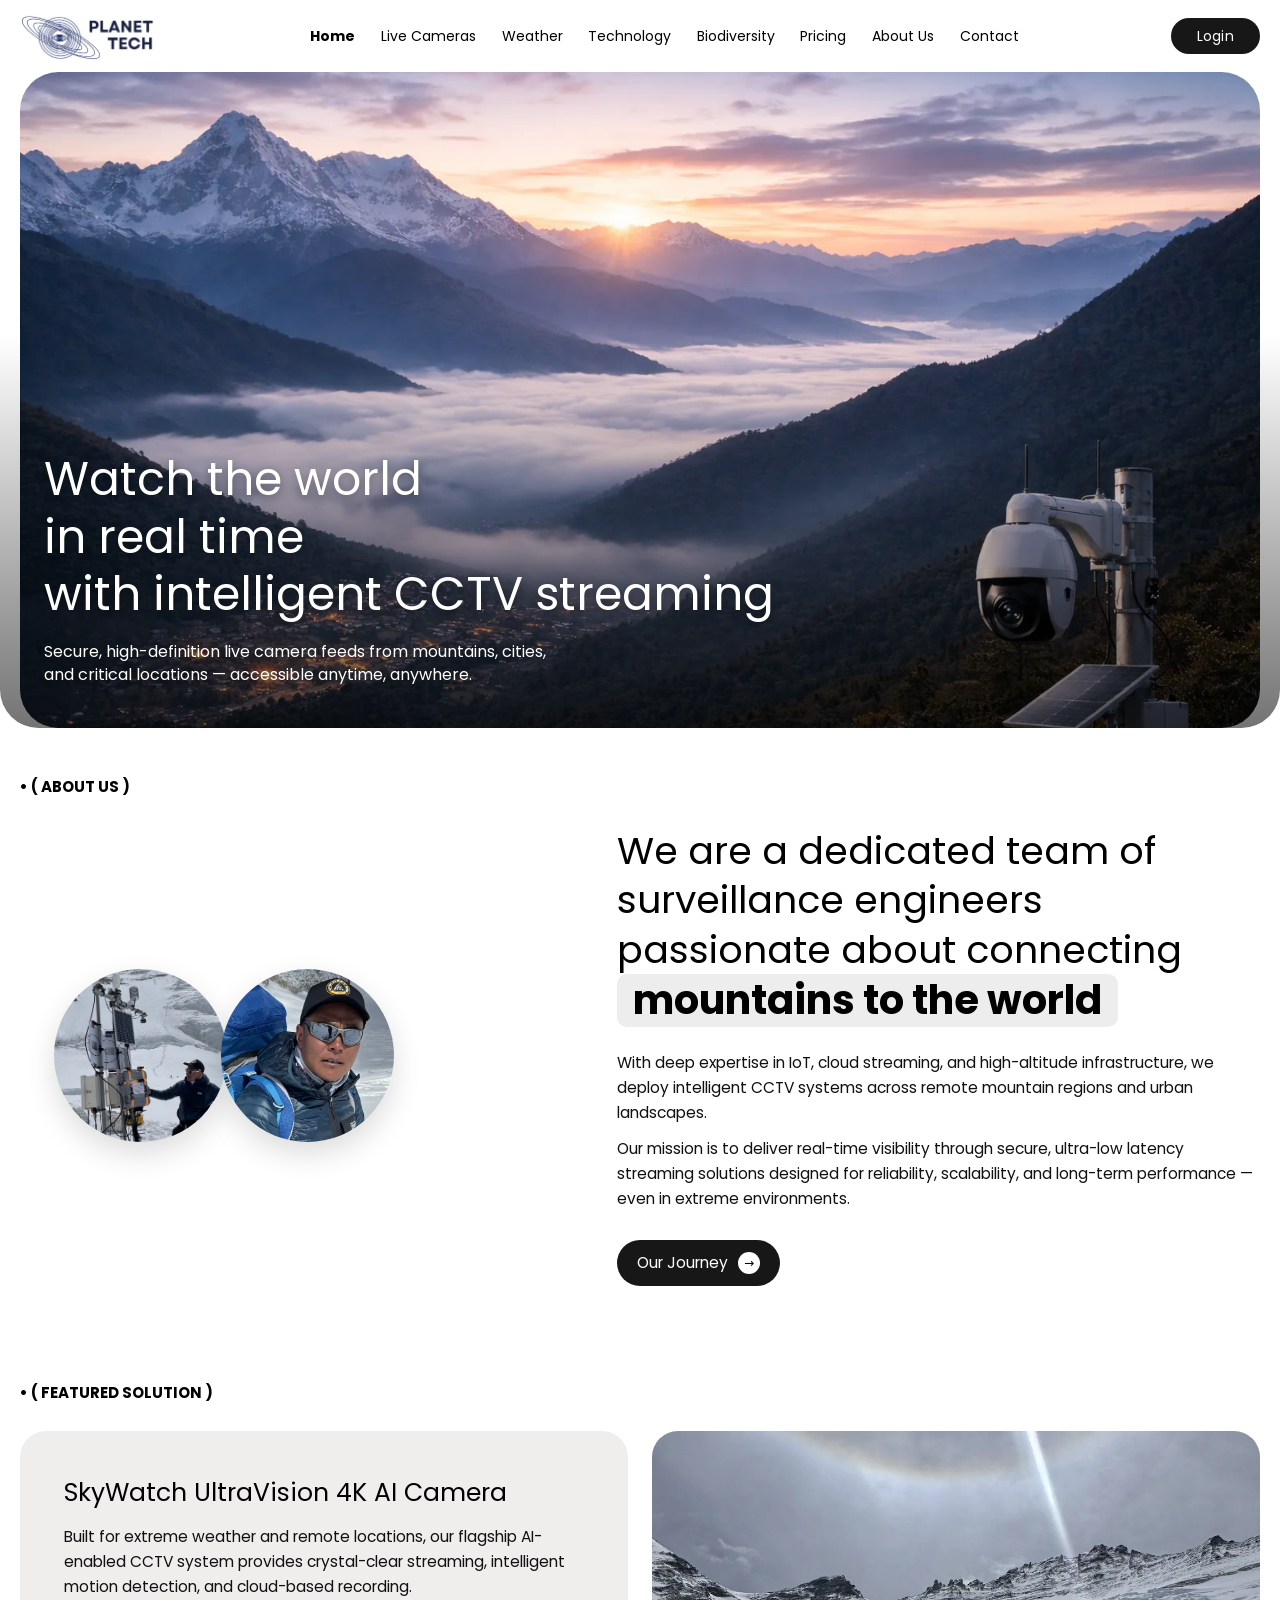
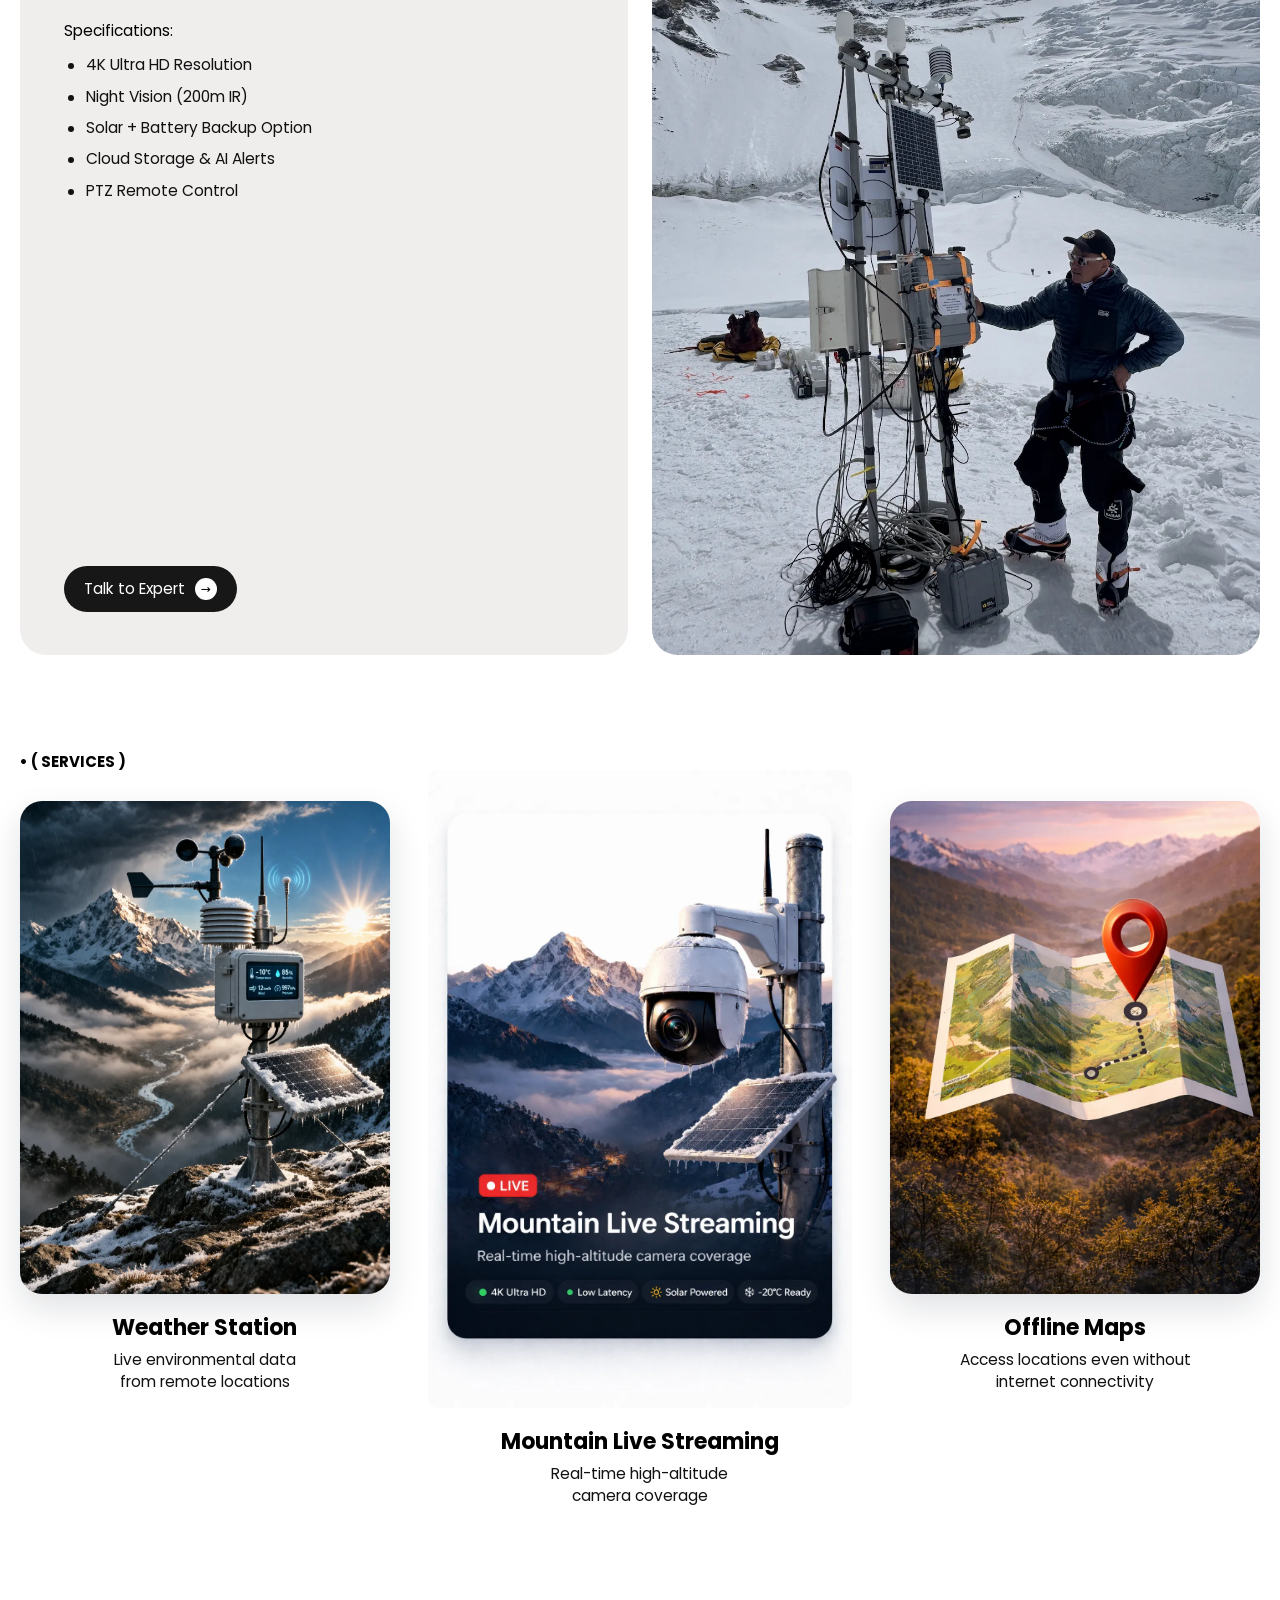
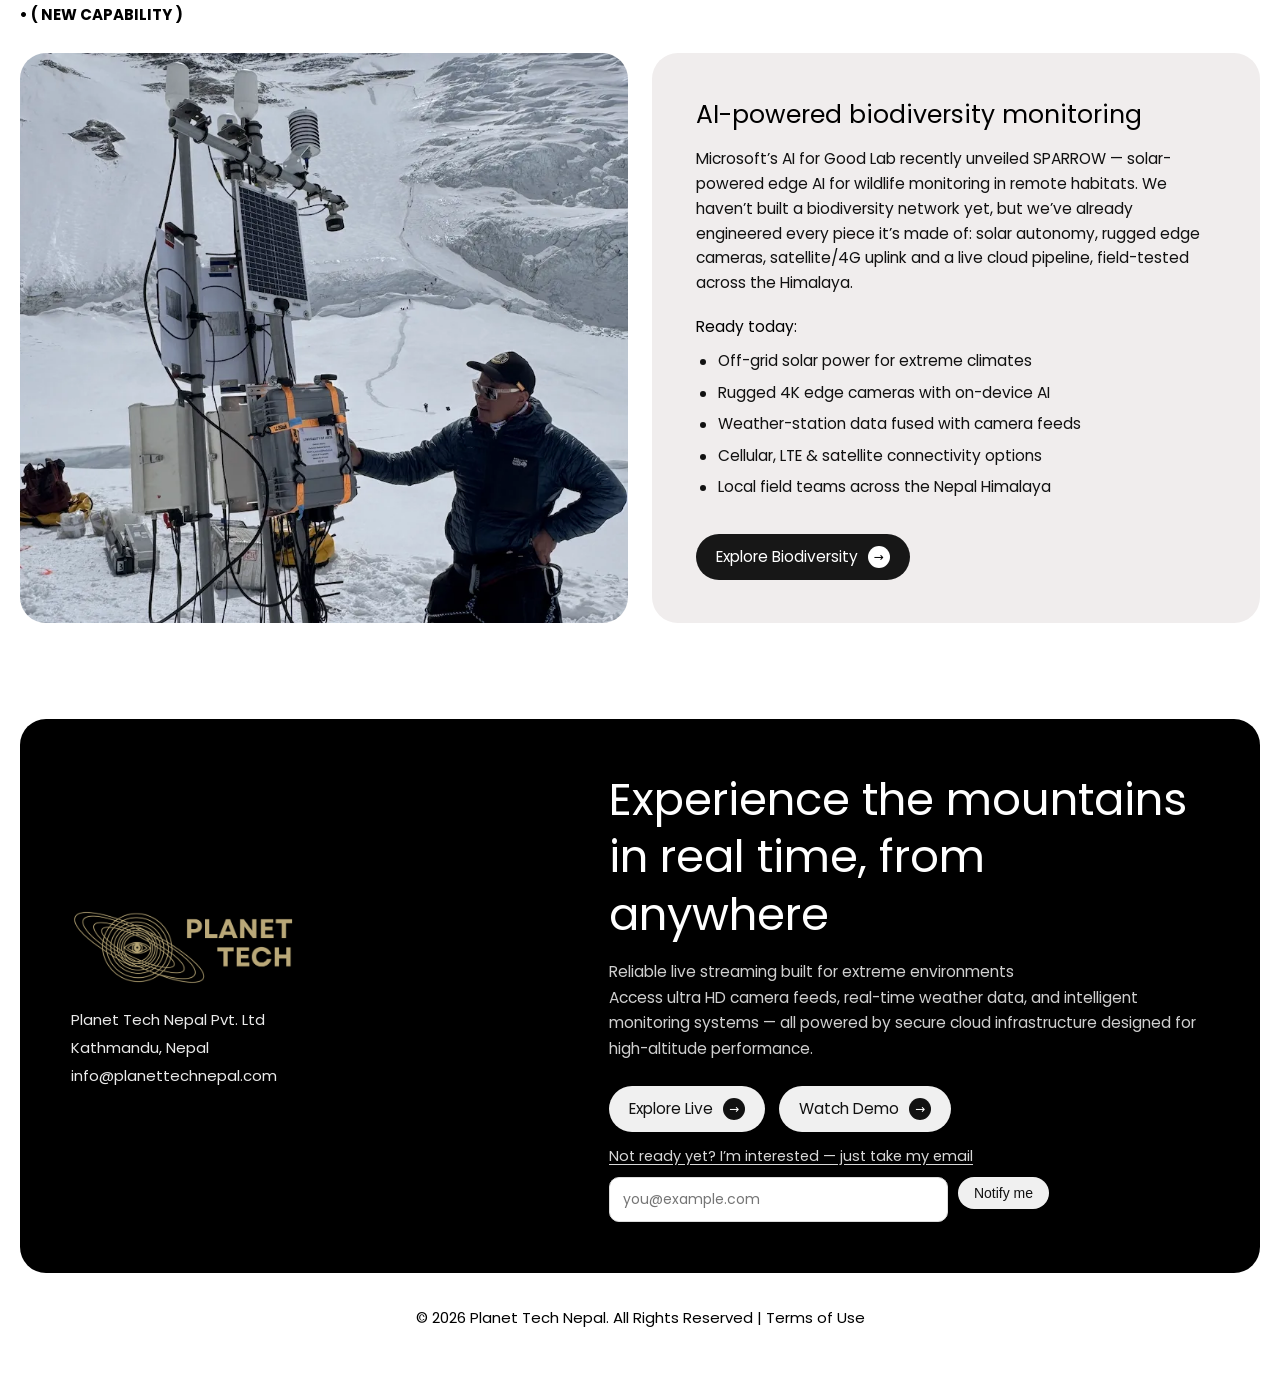
<file: index.html>
<!DOCTYPE html>
<html lang="en">
<head>
  <meta charset="UTF-8" />
  <meta name="viewport" content="width=device-width, initial-scale=1.0" />

  <!-- Primary meta -->
  <title>Planet Tech Nepal — Intelligent CCTV & Live Mountain Streaming</title>
  <meta name="description" content="Secure, high-definition live camera feeds and real-time weather data from mountains, cities and critical locations across Nepal — accessible anytime, anywhere." />
  <meta name="theme-color" content="#000000" />
  <link rel="canonical" href="https://planettechnepal.com/" />

  <!-- Open Graph -->
  <meta property="og:type" content="website" />
  <meta property="og:title" content="Planet Tech Nepal" />
  <meta property="og:description" content="Watch the world in real time with intelligent CCTV streaming built for extreme environments." />
  <meta property="og:image" content="assets/images/hero.webp" />
  <meta property="og:url" content="https://planettechnepal.com/" />

  <!-- Twitter -->
  <meta name="twitter:card" content="summary_large_image" />
  <meta name="twitter:title" content="Planet Tech Nepal" />
  <meta name="twitter:description" content="Intelligent CCTV & live mountain streaming for extreme environments." />
  <meta name="twitter:image" content="assets/images/hero.webp" />

  <script type="application/ld+json">
  {
    "@context": "https://schema.org",
    "@type": "Organization",
    "name": "Planet Tech Nepal",
    "url": "https://planettechnepal.com/",
    "logo": "https://planettechnepal.com/assets/images/logo.webp",
    "email": "info@planettechnepal.com",
    "address": {
      "@type": "PostalAddress",
      "addressLocality": "Kathmandu",
      "addressCountry": "NP"
    }
  }
  </script>

  <!-- Favicons -->
  <link rel="icon" href="favicon.ico" sizes="any" />
  <link rel="icon" type="image/png" sizes="32x32" href="assets/images/favicon-32.png" />
  <link rel="icon" type="image/png" sizes="16x16" href="assets/images/favicon-16.png" />
  <link rel="apple-touch-icon" href="apple-touch-icon.png" />

  <!-- Fonts -->
  <link rel="preconnect" href="https://fonts.googleapis.com" />
  <link rel="preconnect" href="https://fonts.gstatic.com" crossorigin />
  <link rel="preload" as="style" href="https://fonts.googleapis.com/css2?family=Poppins:wght@400;500;600;700&display=swap" />
  <link rel="stylesheet" href="https://fonts.googleapis.com/css2?family=Poppins:wght@400;500;600;700&display=swap" media="print" onload="this.media='all'" />
  <noscript><link rel="stylesheet" href="https://fonts.googleapis.com/css2?family=Poppins:wght@400;500;600;700&display=swap" /></noscript>

  <!-- Styles -->
  <link rel="stylesheet" href="assets/css/style.css?v=7" />
</head>
<body>

  <!-- ============ HEADER ============ -->
  <header class="site-header">
    <div class="container header-inner">
      <a href="/" class="logo" aria-label="Planet Tech Nepal — home">
        <img src="assets/images/logo.webp" alt="Planet Tech Nepal" width="155" height="56" />
      </a>

      <nav class="main-nav" id="mainNav" aria-label="Primary">
        <a href="/" class="active">Home</a>
        <a href="live-cameras">Live Cameras</a>
        <a href="weather">Weather</a>
        <a href="technology">Technology</a>
        <a href="biodiversity">Biodiversity</a>
        <a href="pricing">Pricing</a>
        <a href="about">About Us</a>
        <a href="contact">Contact</a>
      </nav>

      <div class="header-actions">
        <a href="login" class="btn btn-login">Login</a>
        <button class="nav-toggle" id="navToggle" aria-label="Open menu" aria-expanded="false" aria-controls="mainNav">
          <span></span><span></span><span></span>
        </button>
      </div>
    </div>
  </header>

  <main>

    <!-- ============ HERO ============ -->
    <section class="hero" id="home">
      <div class="container hero-inner">
        <img class="hero-img" src="assets/images/hero.webp" alt="Himalayan mountains at sunrise with an intelligent CCTV camera" width="1404" height="743" fetchpriority="high" decoding="async" />
        <div class="hero-overlay">
          <h1 class="hero-title">Watch the world<br />in real time<br />with intelligent CCTV streaming</h1>
          <p class="hero-sub">Secure, high-definition live camera feeds from mountains, cities,<br />and critical locations — accessible anytime, anywhere.</p>
        </div>
      </div>
    </section>

    <!-- ============ ABOUT ============ -->
    <section class="section about" id="about">
      <div class="container">
        <p class="eyebrow">&bull; ( ABOUT US )</p>
        <div class="about-grid">
          <div class="about-media">
            <div class="circle circle-a"><img src="assets/images/about-station.webp" width="860" height="778" alt="High-altitude weather and camera station" loading="lazy" decoding="async" /></div>
            <div class="circle circle-b"><img src="assets/images/about-engineer.webp" width="528" height="560" alt="Field engineer in the mountains" loading="lazy" decoding="async" /></div>
          </div>
          <div class="about-body">
            <h2 class="about-title">
              We are a dedicated team of<br />
              surveillance engineers<br />
              passionate about connecting<br />
              <span class="hl">mountains to the world</span>
            </h2>
            <p class="about-text">With deep expertise in IoT, cloud streaming, and high-altitude infrastructure, we deploy intelligent CCTV systems across remote mountain regions and urban landscapes.</p>
            <p class="about-text">Our mission is to deliver real-time visibility through secure, ultra-low latency streaming solutions designed for reliability, scalability, and long-term performance — even in extreme environments.</p>
            <a href="about" class="btn btn-dark">Our Journey <span class="arrow">&rarr;</span></a>
          </div>
        </div>
      </div>
    </section>

    <!-- ============ FEATURED SOLUTION ============ -->
    <section class="section featured" id="technology">
      <div class="container">
        <p class="eyebrow">&bull; ( FEATURED SOLUTION )</p>
        <div class="featured-grid">
          <div class="featured-card">
            <h3 class="featured-title">SkyWatch UltraVision 4K AI Camera</h3>
            <p class="featured-desc">Built for extreme weather and remote locations, our flagship AI-enabled CCTV system provides crystal-clear streaming, intelligent motion detection, and cloud-based recording.</p>
            <p class="spec-label">Specifications:</p>
            <ul class="spec-list">
              <li>4K Ultra HD Resolution</li>
              <li>Night Vision (200m IR)</li>
              <li>Solar + Battery Backup Option</li>
              <li>Cloud Storage &amp; AI Alerts</li>
              <li>PTZ Remote Control</li>
            </ul>
            <a href="contact" class="btn btn-dark">Talk to Expert <span class="arrow">&rarr;</span></a>
          </div>
          <div class="featured-image">
            <img src="assets/images/featured-camera.webp" width="1098" height="1488" alt="SkyWatch camera station on a glacier" loading="lazy" decoding="async" />
          </div>
        </div>
      </div>
    </section>

    <!-- ============ SERVICES ============ -->
    <section class="section services" id="live">
      <div class="container">
        <p class="eyebrow">&bull; ( SERVICES )</p>
        <div class="services-grid">

          <article class="service">
            <div class="service-img"><img src="assets/images/service-weather.webp" width="1024" height="1536" alt="Weather station monitoring a mountain valley" loading="lazy" decoding="async" /></div>
            <h4 class="service-name">Weather Station</h4>
            <p class="service-text">Live environmental data<br />from remote locations</p>
          </article>

          <article class="service service-featured">
            <div class="service-baked">
              <img src="assets/images/service-streaming.webp" width="1024" height="1536" alt="Mountain Live Streaming — real-time high-altitude camera coverage in 4K, low latency, solar powered, -20&deg;C ready" loading="lazy" decoding="async" />
            </div>
            <h4 class="service-name">Mountain Live Streaming</h4>
            <p class="service-text">Real-time high-altitude<br />camera coverage</p>
          </article>

          <article class="service">
            <div class="service-img"><img src="assets/images/service-maps.webp" width="1024" height="1536" alt="Offline trail map with a location pin" loading="lazy" decoding="async" /></div>
            <h4 class="service-name">Offline Maps</h4>
            <p class="service-text">Access locations even without<br />internet connectivity</p>
          </article>

        </div>
      </div>
    </section>

    <!-- ============ BIODIVERSITY ============ -->
    <section class="section featured" id="biodiversity">
      <div class="container">
        <p class="eyebrow">&bull; ( NEW CAPABILITY )</p>
        <div class="featured-grid">
          <div class="featured-image">
            <img src="assets/images/about-station.webp" width="860" height="778" alt="Solar-powered camera and sensor station in a remote mountain location" loading="lazy" decoding="async" />
          </div>
          <div class="featured-card">
            <h3 class="featured-title">AI-powered biodiversity monitoring</h3>
            <p class="featured-desc">Microsoft&rsquo;s AI for Good Lab recently unveiled SPARROW &mdash; solar-powered edge AI for wildlife monitoring in remote habitats. We haven&rsquo;t built a biodiversity network yet, but we&rsquo;ve already engineered every piece it&rsquo;s made of: solar autonomy, rugged edge cameras, satellite/4G uplink and a live cloud pipeline, field-tested across the Himalaya.</p>
            <p class="spec-label">Ready today:</p>
            <ul class="spec-list">
              <li>Off-grid solar power for extreme climates</li>
              <li>Rugged 4K edge cameras with on-device AI</li>
              <li>Weather-station data fused with camera feeds</li>
              <li>Cellular, LTE &amp; satellite connectivity options</li>
              <li>Local field teams across the Nepal Himalaya</li>
            </ul>
            <a href="biodiversity" class="btn btn-dark">Explore Biodiversity <span class="arrow">&rarr;</span></a>
          </div>
        </div>
      </div>
    </section>

    <!-- ============ CTA / FOOTER ============ -->
    <section class="section cta-wrap" id="contact">
      <div class="container">
        <div class="cta">
          <div class="cta-left">
            <img class="cta-logo" src="assets/images/logo-gold.png" width="1120" height="405" alt="Planet Tech Nepal" loading="lazy" decoding="async" />
            <address class="cta-address">
              Planet Tech Nepal Pvt. Ltd<br />
              Kathmandu, Nepal<br />
              <a href="mailto:info@planettechnepal.com">info@planettechnepal.com</a>
            </address>
          </div>
          <div class="cta-right">
            <h2 class="cta-title">Experience the mountains in real time, from anywhere</h2>
            <p class="cta-text">Reliable live streaming built for extreme environments<br />
            Access ultra HD camera feeds, real-time weather data, and intelligent monitoring systems — all powered by secure cloud infrastructure designed for high-altitude performance.</p>
            <div class="cta-actions">
              <a href="live-cameras" class="btn btn-light">Explore Live <span class="arrow">&rarr;</span></a>
              <a href="technology" class="btn btn-light">Watch Demo <span class="arrow">&rarr;</span></a>
            </div>
            <div class="interest interest-cta">
              <button type="button" class="interest-toggle">Not ready yet? I&rsquo;m interested &mdash; just take my email</button>
              <form class="interest-form" action="https://api.web3forms.com/submit" method="POST" hidden>
                <input type="hidden" name="access_key" value="4c8312cd-f523-4874-a32f-0eaa56a8634f" />
                <input type="hidden" name="from_name" value="Planet Tech Nepal website" />
                <input type="email" name="email" placeholder="you@example.com" aria-label="Email address" required />
                <input type="hidden" name="Source" value="Home page CTA" />
                <input type="hidden" name="Message" value="Newsletter" />
                <input type="hidden" name="subject" value="New interest signup — Home page" />
                <input type="checkbox" name="botcheck" class="hp" tabindex="-1" autocomplete="off" aria-hidden="true" />
                <button type="submit" class="btn btn-light btn-sm">Notify me</button>
              </form>
            </div>
          </div>
        </div>
        <p class="copyright">&copy; 2026 Planet Tech Nepal. All Rights Reserved | <a href="#">Terms of Use</a></p>
      </div>
    </section>

  </main>

  <script src="assets/js/main.js?v=6" defer></script>
</body>
</html>
</file>
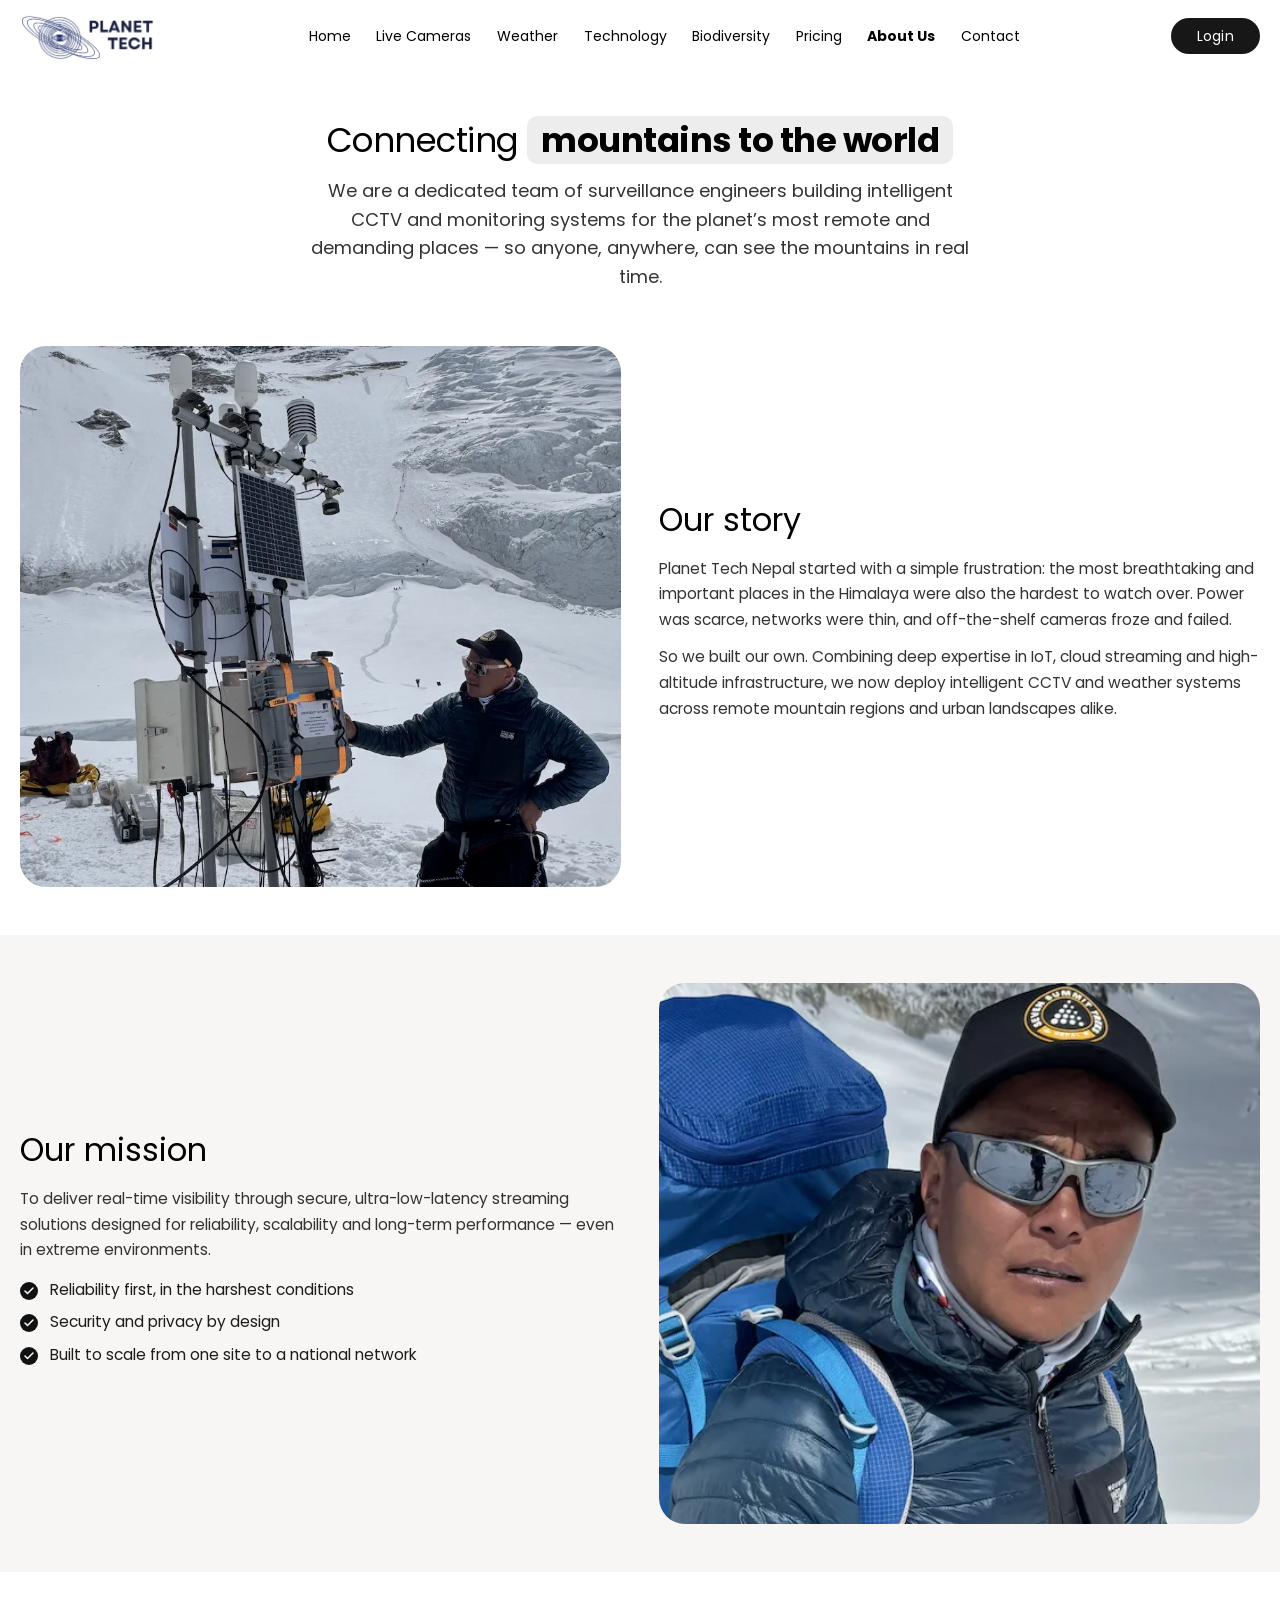
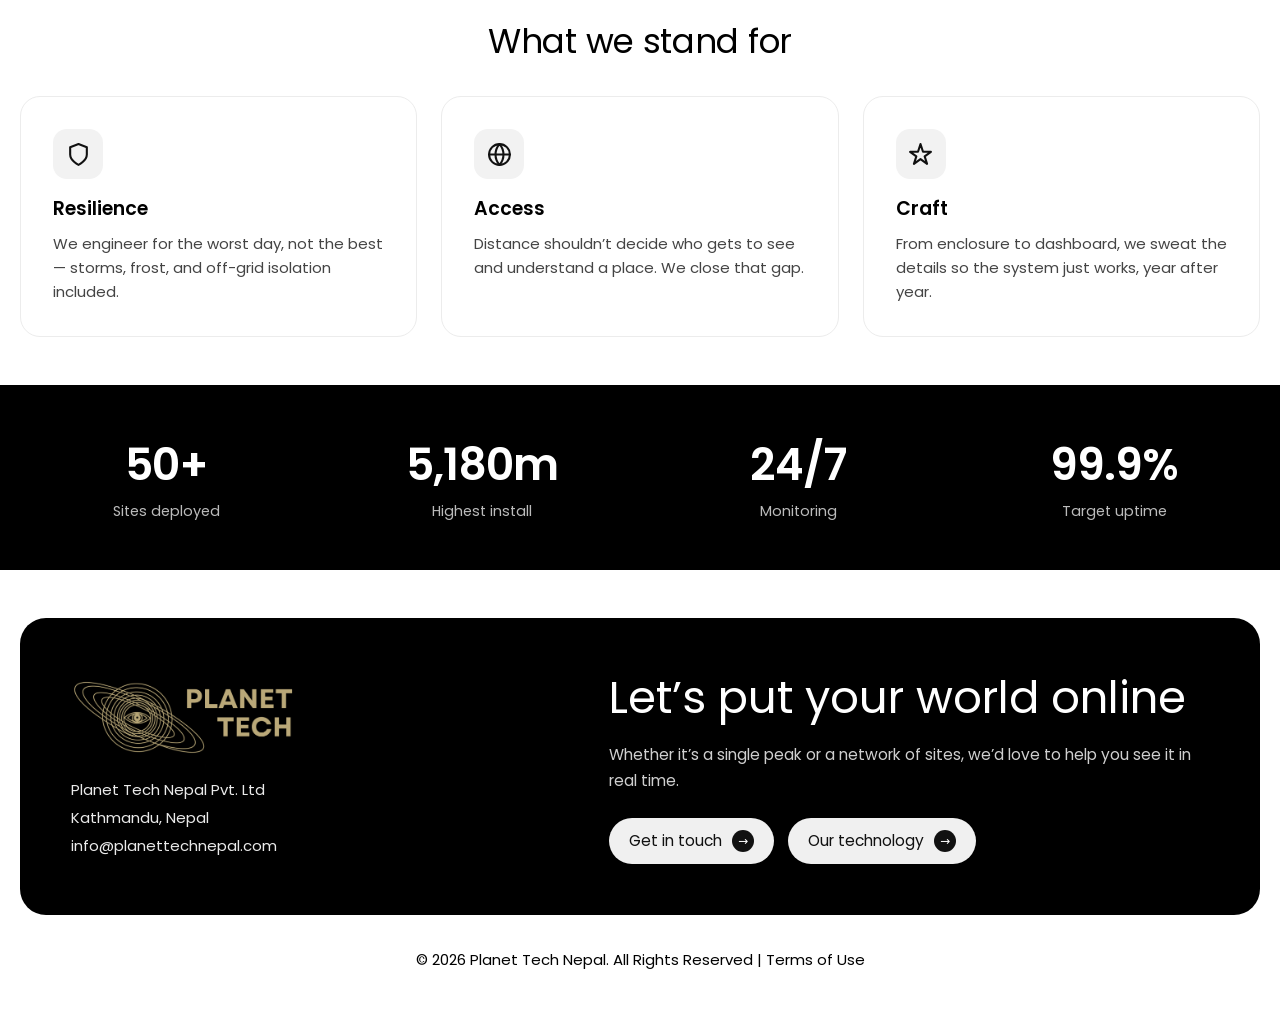
<file: about.html>
<!DOCTYPE html>
<html lang="en">
<head>
  <meta charset="UTF-8" />
  <meta name="viewport" content="width=device-width, initial-scale=1.0" />
  <title>About Us — Planet Tech Nepal</title>
  <meta name="description" content="Planet Tech Nepal is a team of surveillance engineers connecting mountains to the world through intelligent CCTV, IoT and cloud streaming." />
  <link rel="canonical" href="https://planettechnepal.com/about" />

  <!-- Open Graph -->
  <meta property="og:type" content="website" />
  <meta property="og:title" content="About Us — Planet Tech Nepal" />
  <meta property="og:description" content="Planet Tech Nepal is a team of surveillance engineers connecting mountains to the world through intelligent CCTV, IoT and cloud streaming." />
  <meta property="og:image" content="assets/images/about-station.webp" />
  <meta property="og:url" content="https://planettechnepal.com/about" />

  <!-- Twitter -->
  <meta name="twitter:card" content="summary_large_image" />
  <meta name="twitter:title" content="About Us — Planet Tech Nepal" />
  <meta name="twitter:description" content="Planet Tech Nepal is a team of surveillance engineers connecting mountains to the world through intelligent CCTV, IoT and cloud streaming." />
  <meta name="twitter:image" content="assets/images/about-station.webp" />

  <script type="application/ld+json">
  {
    "@context": "https://schema.org",
    "@type": "Organization",
    "name": "Planet Tech Nepal",
    "url": "https://planettechnepal.com/",
    "logo": "https://planettechnepal.com/assets/images/logo.webp",
    "email": "info@planettechnepal.com",
    "address": {
      "@type": "PostalAddress",
      "addressLocality": "Kathmandu",
      "addressCountry": "NP"
    }
  }
  </script>
  <link rel="icon" href="favicon.ico" sizes="any" />
  <link rel="icon" type="image/png" sizes="32x32" href="assets/images/favicon-32.png" />
  <link rel="apple-touch-icon" href="apple-touch-icon.png" />
  <link rel="preconnect" href="https://fonts.googleapis.com" />
  <link rel="preconnect" href="https://fonts.gstatic.com" crossorigin />
  <link rel="preload" as="style" href="https://fonts.googleapis.com/css2?family=Poppins:wght@400;500;600;700&display=swap" />
  <link rel="stylesheet" href="https://fonts.googleapis.com/css2?family=Poppins:wght@400;500;600;700&display=swap" media="print" onload="this.media='all'" />
  <noscript><link rel="stylesheet" href="https://fonts.googleapis.com/css2?family=Poppins:wght@400;500;600;700&display=swap" /></noscript>
  <link rel="stylesheet" href="assets/css/style.css?v=7" />
</head>
<body>

  <header class="site-header">
    <div class="container header-inner">
      <a href="/" class="logo" aria-label="Planet Tech Nepal — home">
        <img src="assets/images/logo.webp" alt="Planet Tech Nepal" width="155" height="56" />
      </a>
      <nav class="main-nav" id="mainNav" aria-label="Primary">
        <a href="/">Home</a>
        <a href="live-cameras">Live Cameras</a>
        <a href="weather">Weather</a>
        <a href="technology">Technology</a>
        <a href="biodiversity">Biodiversity</a>
        <a href="pricing">Pricing</a>
        <a href="about" class="active">About Us</a>
        <a href="contact">Contact</a>
      </nav>
      <div class="header-actions">
        <a href="login" class="btn btn-login">Login</a>
        <button class="nav-toggle" id="navToggle" aria-label="Open menu" aria-expanded="false" aria-controls="mainNav"><span></span><span></span><span></span></button>
      </div>
    </div>
  </header>

  <main>
    <section class="page-hero">
      <div class="container">
        <h1 class="page-title">Connecting <span class="hl">mountains to the world</span></h1>
        <p class="page-lead">We are a dedicated team of surveillance engineers building intelligent CCTV and monitoring systems for the planet&rsquo;s most remote and demanding places — so anyone, anywhere, can see the mountains in real time.</p>
      </div>
    </section>

    <!-- Story split -->
    <section class="pad">
      <div class="container">
        <div class="split">
          <div class="split-media"><img src="assets/images/about-station.webp" width="860" height="778" alt="High-altitude installation" fetchpriority="high" decoding="async" /></div>
          <div class="split-body">
            <h2>Our story</h2>
            <p>Planet Tech Nepal started with a simple frustration: the most breathtaking and important places in the Himalaya were also the hardest to watch over. Power was scarce, networks were thin, and off-the-shelf cameras froze and failed.</p>
            <p>So we built our own. Combining deep expertise in IoT, cloud streaming and high-altitude infrastructure, we now deploy intelligent CCTV and weather systems across remote mountain regions and urban landscapes alike.</p>
          </div>
        </div>
      </div>
    </section>

    <!-- Mission split -->
    <section class="pad band">
      <div class="container">
        <div class="split reverse">
          <div class="split-media"><img src="assets/images/about-engineer.webp" width="528" height="560" alt="Field engineer in the field" loading="lazy" decoding="async" /></div>
          <div class="split-body">
            <h2>Our mission</h2>
            <p>To deliver real-time visibility through secure, ultra-low-latency streaming solutions designed for reliability, scalability and long-term performance — even in extreme environments.</p>
            <ul class="ticks">
              <li>Reliability first, in the harshest conditions</li>
              <li>Security and privacy by design</li>
              <li>Built to scale from one site to a national network</li>
            </ul>
          </div>
        </div>
      </div>
    </section>

    <!-- Values -->
    <section class="pad">
      <div class="container">
        <div class="sec-head sec-center"><h2 class="sec-title">What we stand for</h2></div>
        <div class="grid-3">
          <div class="card">
            <div class="ic"><svg viewBox="0 0 24 24" fill="none" stroke="currentColor" stroke-width="2" stroke-linecap="round" stroke-linejoin="round"><path d="M12 22s8-4 8-10V5l-8-3-8 3v7c0 6 8 10 8 10z"/></svg></div>
            <h3>Resilience</h3>
            <p>We engineer for the worst day, not the best — storms, frost, and off-grid isolation included.</p>
          </div>
          <div class="card">
            <div class="ic"><svg viewBox="0 0 24 24" fill="none" stroke="currentColor" stroke-width="2" stroke-linecap="round" stroke-linejoin="round"><circle cx="12" cy="12" r="10"/><path d="M2 12h20M12 2a15 15 0 0 1 0 20 15 15 0 0 1 0-20z"/></svg></div>
            <h3>Access</h3>
            <p>Distance shouldn&rsquo;t decide who gets to see and understand a place. We close that gap.</p>
          </div>
          <div class="card">
            <div class="ic"><svg viewBox="0 0 24 24" fill="none" stroke="currentColor" stroke-width="2" stroke-linecap="round" stroke-linejoin="round"><path d="M12 2l2.4 7.4H22l-6 4.4 2.3 7.2-6.3-4.6L5.7 21 8 13.8l-6-4.4h7.6z"/></svg></div>
            <h3>Craft</h3>
            <p>From enclosure to dashboard, we sweat the details so the system just works, year after year.</p>
          </div>
        </div>
      </div>
    </section>

    <!-- Stats -->
    <section class="pad band-dark">
      <div class="container">
        <div class="stats">
          <div class="stat"><div class="n" style="color:#fff">50+</div><div class="l">Sites deployed</div></div>
          <div class="stat"><div class="n" style="color:#fff">5,180m</div><div class="l">Highest install</div></div>
          <div class="stat"><div class="n" style="color:#fff">24/7</div><div class="l">Monitoring</div></div>
          <div class="stat"><div class="n" style="color:#fff">99.9%</div><div class="l">Target uptime</div></div>
        </div>
      </div>
    </section>

    <section class="section cta-wrap">
      <div class="container">
        <div class="cta">
          <div class="cta-left">
            <img class="cta-logo" src="assets/images/logo-gold.png" width="1120" height="405" alt="Planet Tech Nepal" loading="lazy" decoding="async" />
            <address class="cta-address">Planet Tech Nepal Pvt. Ltd<br />Kathmandu, Nepal<br /><a href="mailto:info@planettechnepal.com">info@planettechnepal.com</a></address>
          </div>
          <div class="cta-right">
            <h2 class="cta-title">Let&rsquo;s put your world online</h2>
            <p class="cta-text">Whether it&rsquo;s a single peak or a network of sites, we&rsquo;d love to help you see it in real time.</p>
            <div class="cta-actions">
              <a href="contact" class="btn btn-light">Get in touch <span class="arrow">&rarr;</span></a>
              <a href="technology" class="btn btn-light">Our technology <span class="arrow">&rarr;</span></a>
            </div>
          </div>
        </div>
        <p class="copyright">&copy; 2026 Planet Tech Nepal. All Rights Reserved | <a href="#">Terms of Use</a></p>
      </div>
    </section>
  </main>

  <script src="assets/js/main.js?v=6" defer></script>
</body>
</html>
</file>
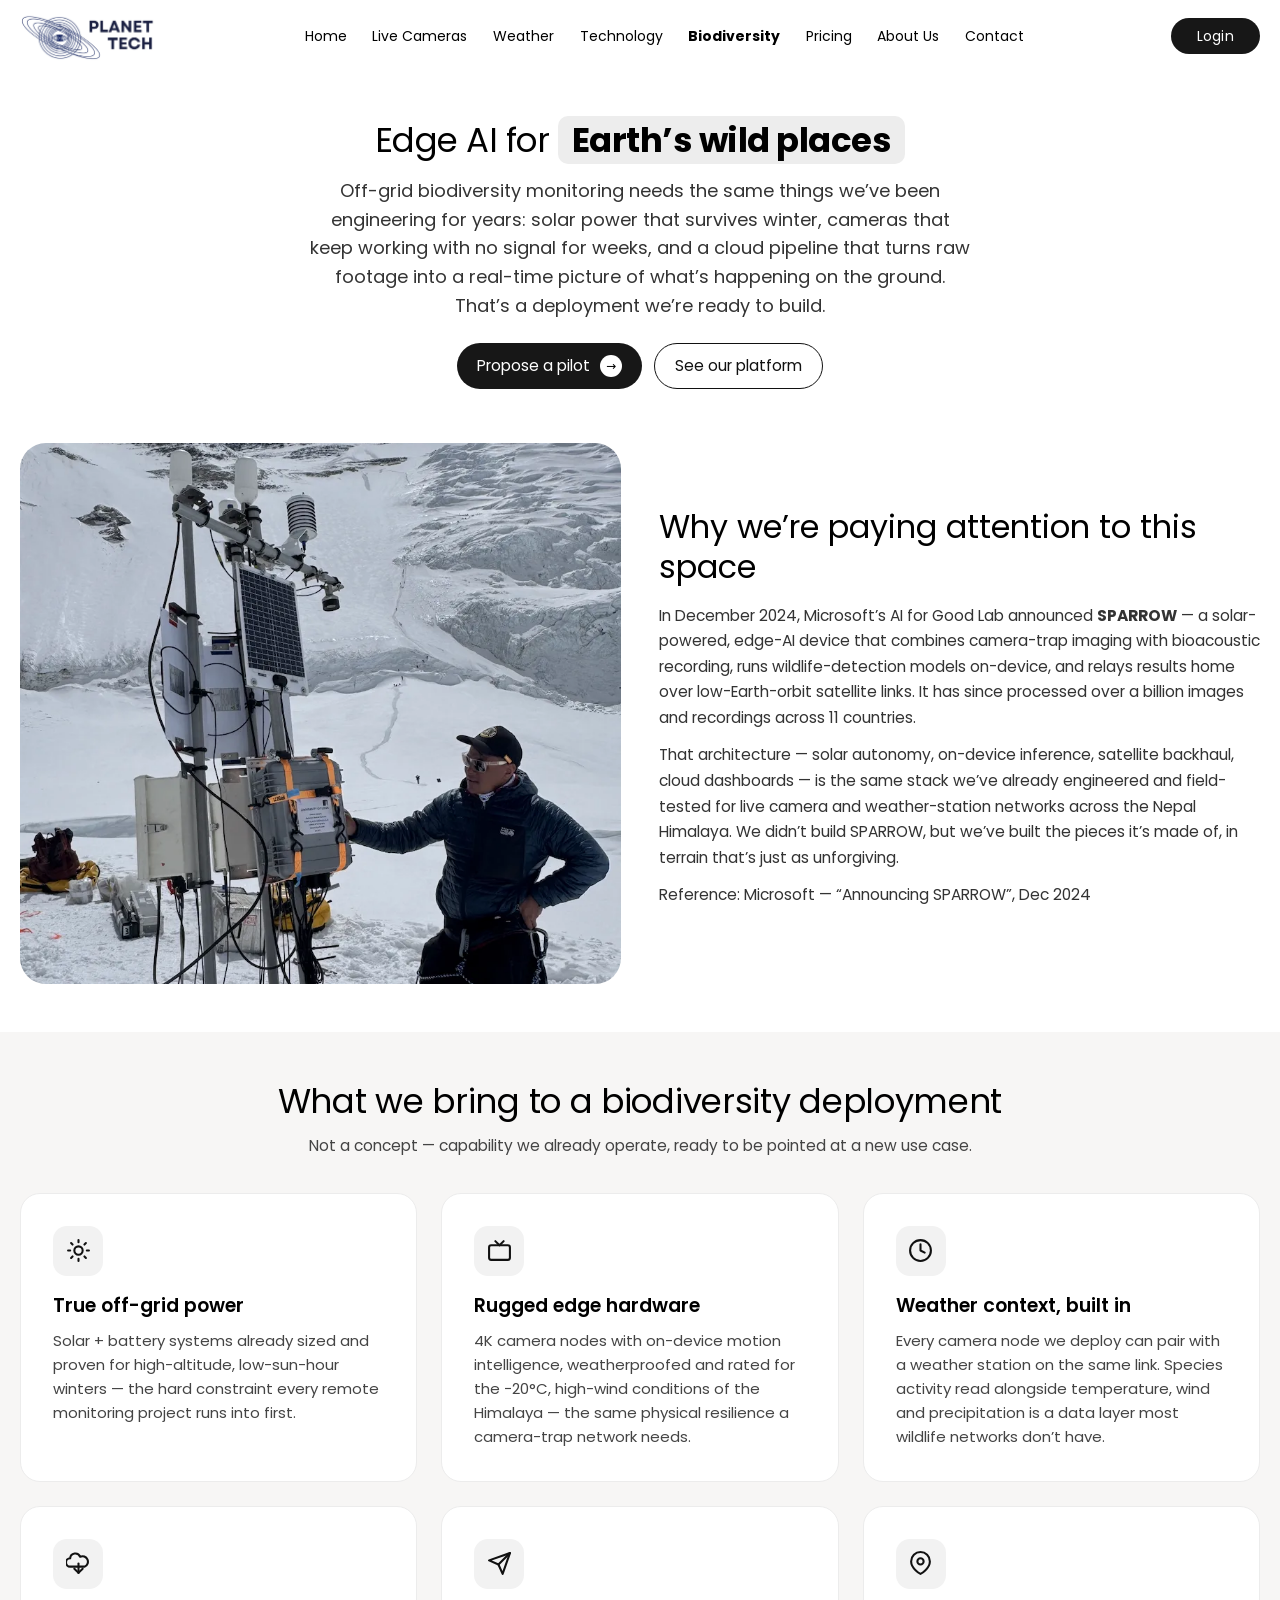
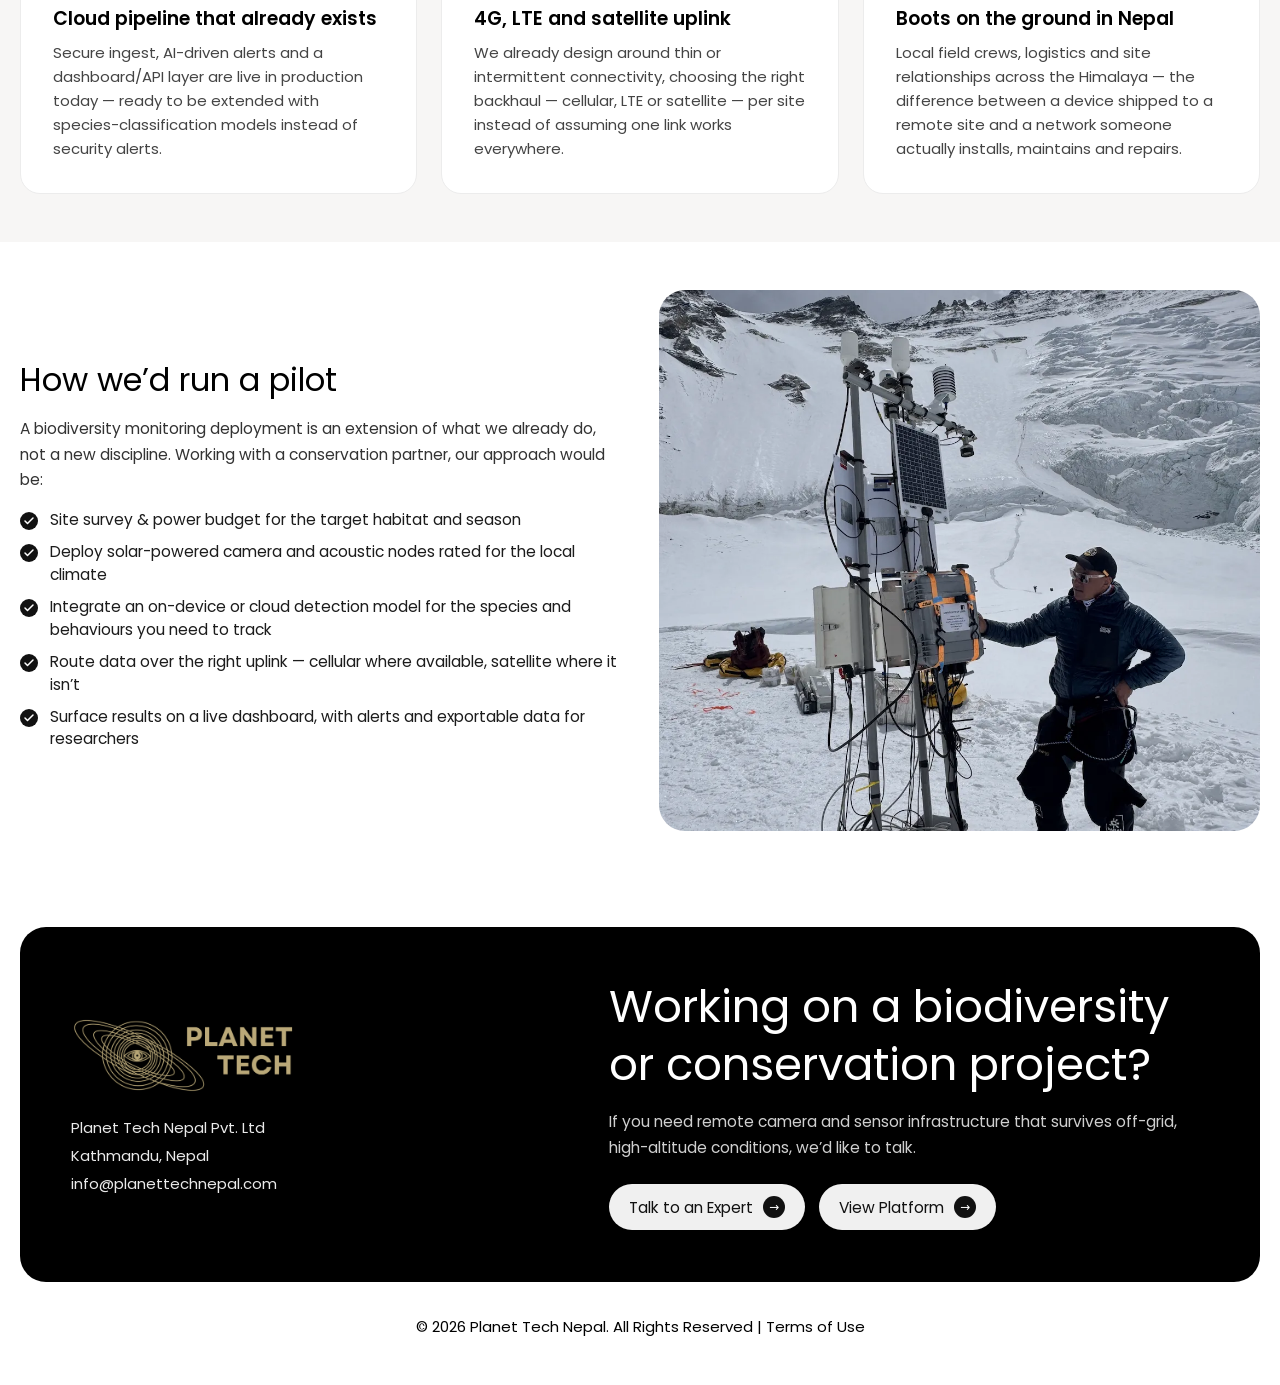
<file: biodiversity.html>
<!DOCTYPE html>
<html lang="en">
<head>
  <meta charset="UTF-8" />
  <meta name="viewport" content="width=device-width, initial-scale=1.0" />
  <title>Biodiversity Monitoring — Planet Tech Nepal</title>
  <meta name="description" content="Solar-powered edge AI camera and sensor networks for wildlife and biodiversity monitoring in remote, off-grid terrain — built on the same platform behind our live camera and weather stations." />
  <link rel="canonical" href="https://planettechnepal.com/biodiversity" />

  <!-- Open Graph -->
  <meta property="og:type" content="website" />
  <meta property="og:title" content="Biodiversity Monitoring — Planet Tech Nepal" />
  <meta property="og:description" content="Solar-powered edge AI camera and sensor networks for wildlife and biodiversity monitoring in remote, off-grid terrain." />
  <meta property="og:image" content="assets/images/about-station.webp" />
  <meta property="og:url" content="https://planettechnepal.com/biodiversity" />

  <!-- Twitter -->
  <meta name="twitter:card" content="summary_large_image" />
  <meta name="twitter:title" content="Biodiversity Monitoring — Planet Tech Nepal" />
  <meta name="twitter:description" content="Solar-powered edge AI camera and sensor networks for wildlife and biodiversity monitoring in remote, off-grid terrain." />
  <meta name="twitter:image" content="assets/images/about-station.webp" />

  <script type="application/ld+json">
  {
    "@context": "https://schema.org",
    "@type": "Organization",
    "name": "Planet Tech Nepal",
    "url": "https://planettechnepal.com/",
    "logo": "https://planettechnepal.com/assets/images/logo.webp",
    "email": "info@planettechnepal.com",
    "address": {
      "@type": "PostalAddress",
      "addressLocality": "Kathmandu",
      "addressCountry": "NP"
    }
  }
  </script>
  <link rel="icon" href="favicon.ico" sizes="any" />
  <link rel="icon" type="image/png" sizes="32x32" href="assets/images/favicon-32.png" />
  <link rel="apple-touch-icon" href="apple-touch-icon.png" />
  <link rel="preconnect" href="https://fonts.googleapis.com" />
  <link rel="preconnect" href="https://fonts.gstatic.com" crossorigin />
  <link rel="preload" as="style" href="https://fonts.googleapis.com/css2?family=Poppins:wght@400;500;600;700&display=swap" />
  <link rel="stylesheet" href="https://fonts.googleapis.com/css2?family=Poppins:wght@400;500;600;700&display=swap" media="print" onload="this.media='all'" />
  <noscript><link rel="stylesheet" href="https://fonts.googleapis.com/css2?family=Poppins:wght@400;500;600;700&display=swap" /></noscript>
  <link rel="stylesheet" href="assets/css/style.css?v=7" />
</head>
<body>

  <header class="site-header">
    <div class="container header-inner">
      <a href="/" class="logo" aria-label="Planet Tech Nepal — home">
        <img src="assets/images/logo.webp" alt="Planet Tech Nepal" width="155" height="56" />
      </a>
      <nav class="main-nav" id="mainNav" aria-label="Primary">
        <a href="/">Home</a>
        <a href="live-cameras">Live Cameras</a>
        <a href="weather">Weather</a>
        <a href="technology">Technology</a>
        <a href="biodiversity" class="active">Biodiversity</a>
        <a href="pricing">Pricing</a>
        <a href="about">About Us</a>
        <a href="contact">Contact</a>
      </nav>
      <div class="header-actions">
        <a href="login" class="btn btn-login">Login</a>
        <button class="nav-toggle" id="navToggle" aria-label="Open menu" aria-expanded="false" aria-controls="mainNav"><span></span><span></span><span></span></button>
      </div>
    </div>
  </header>

  <main>
    <section class="page-hero">
      <div class="container">
        <h1 class="page-title">Edge AI for <span class="hl">Earth&rsquo;s wild places</span></h1>
        <p class="page-lead">Off-grid biodiversity monitoring needs the same things we&rsquo;ve been engineering for years: solar power that survives winter, cameras that keep working with no signal for weeks, and a cloud pipeline that turns raw footage into a real-time picture of what&rsquo;s happening on the ground. That&rsquo;s a deployment we&rsquo;re ready to build.</p>
        <div class="page-actions">
          <a href="contact" class="btn btn-dark">Propose a pilot <span class="arrow">&rarr;</span></a>
          <a href="technology" class="btn btn-outline">See our platform</a>
        </div>
      </div>
    </section>

    <!-- Why now -->
    <section class="pad">
      <div class="container">
        <div class="split">
          <div class="split-media"><img src="assets/images/about-station.webp" width="860" height="778" alt="Solar-powered camera and sensor station in a remote mountain location" loading="lazy" decoding="async" /></div>
          <div class="split-body">
            <h2>Why we&rsquo;re paying attention to this space</h2>
            <p>In December 2024, Microsoft&rsquo;s AI for Good Lab announced <strong>SPARROW</strong> &mdash; a solar-powered, edge-AI device that combines camera-trap imaging with bioacoustic recording, runs wildlife-detection models on-device, and relays results home over low-Earth-orbit satellite links. It has since processed over a billion images and recordings across 11 countries.</p>
            <p>That architecture &mdash; solar autonomy, on-device inference, satellite backhaul, cloud dashboards &mdash; is the same stack we&rsquo;ve already engineered and field-tested for live camera and weather-station networks across the Nepal Himalaya. We didn&rsquo;t build SPARROW, but we&rsquo;ve built the pieces it&rsquo;s made of, in terrain that&rsquo;s just as unforgiving.</p>
            <p class="sec-sub">Reference: <a href="https://blogs.microsoft.com/on-the-issues/2024/12/18/announcing-sparrow-a-breakthrough-ai-tool-to-measure-and-protect-earths-biodiversity-in-the-most-remote-places/" target="_blank" rel="noopener">Microsoft &mdash; &ldquo;Announcing SPARROW&rdquo;, Dec 2024</a></p>
          </div>
        </div>
      </div>
    </section>

    <!-- What we bring -->
    <section class="pad band">
      <div class="container">
        <div class="sec-head sec-center"><h2 class="sec-title">What we bring to a biodiversity deployment</h2><p class="sec-sub">Not a concept &mdash; capability we already operate, ready to be pointed at a new use case.</p></div>
        <div class="grid-3">
          <div class="card">
            <div class="ic"><svg viewBox="0 0 24 24" fill="none" stroke="currentColor" stroke-width="2" stroke-linecap="round" stroke-linejoin="round"><path d="M12 2v2M12 20v2M4.9 4.9l1.4 1.4M17.7 17.7l1.4 1.4M2 12h2M20 12h2M4.9 19.1l1.4-1.4M17.7 6.3l1.4-1.4"/><circle cx="12" cy="12" r="4"/></svg></div>
            <h3>True off-grid power</h3>
            <p>Solar + battery systems already sized and proven for high-altitude, low-sun-hour winters &mdash; the hard constraint every remote monitoring project runs into first.</p>
          </div>
          <div class="card">
            <div class="ic"><svg viewBox="0 0 24 24" fill="none" stroke="currentColor" stroke-width="2" stroke-linecap="round" stroke-linejoin="round"><rect x="2" y="7" width="20" height="14" rx="2"/><path d="M16 3l-4 4-4-4"/></svg></div>
            <h3>Rugged edge hardware</h3>
            <p>4K camera nodes with on-device motion intelligence, weatherproofed and rated for the &minus;20&deg;C, high-wind conditions of the Himalaya &mdash; the same physical resilience a camera-trap network needs.</p>
          </div>
          <div class="card">
            <div class="ic"><svg viewBox="0 0 24 24" fill="none" stroke="currentColor" stroke-width="2" stroke-linecap="round" stroke-linejoin="round"><circle cx="12" cy="12" r="10"/><path d="M12 6v6l4 2"/></svg></div>
            <h3>Weather context, built in</h3>
            <p>Every camera node we deploy can pair with a weather station on the same link. Species activity read alongside temperature, wind and precipitation is a data layer most wildlife networks don&rsquo;t have.</p>
          </div>
          <div class="card">
            <div class="ic"><svg viewBox="0 0 24 24" fill="none" stroke="currentColor" stroke-width="2" stroke-linecap="round" stroke-linejoin="round"><path d="M4 15a4 4 0 0 1 0-8 5 5 0 0 1 9.6-1.5A4.5 4.5 0 1 1 18 15z"/><path d="M12 12v9"/><path d="M8 17l4 4 4-4"/></svg></div>
            <h3>Cloud pipeline that already exists</h3>
            <p>Secure ingest, AI-driven alerts and a dashboard/API layer are live in production today &mdash; ready to be extended with species-classification models instead of security alerts.</p>
          </div>
          <div class="card">
            <div class="ic"><svg viewBox="0 0 24 24" fill="none" stroke="currentColor" stroke-width="2" stroke-linecap="round" stroke-linejoin="round"><path d="M22 2L11 13"/><path d="M22 2l-7 20-4-9-9-4 20-7z"/></svg></div>
            <h3>4G, LTE and satellite uplink</h3>
            <p>We already design around thin or intermittent connectivity, choosing the right backhaul &mdash; cellular, LTE or satellite &mdash; per site instead of assuming one link works everywhere.</p>
          </div>
          <div class="card">
            <div class="ic"><svg viewBox="0 0 24 24" fill="none" stroke="currentColor" stroke-width="2" stroke-linecap="round" stroke-linejoin="round"><path d="M21 10c0 7-9 12-9 12s-9-5-9-12a9 9 0 0 1 18 0z"/><circle cx="12" cy="10" r="3"/></svg></div>
            <h3>Boots on the ground in Nepal</h3>
            <p>Local field crews, logistics and site relationships across the Himalaya &mdash; the difference between a device shipped to a remote site and a network someone actually installs, maintains and repairs.</p>
          </div>
        </div>
      </div>
    </section>

    <!-- How we'd approach it -->
    <section class="pad">
      <div class="container">
        <div class="split reverse">
          <div class="split-media"><img src="assets/images/featured-camera.webp" width="1098" height="1488" alt="Rugged camera node mounted in a remote outdoor site" loading="lazy" decoding="async" /></div>
          <div class="split-body">
            <h2>How we&rsquo;d run a pilot</h2>
            <p>A biodiversity monitoring deployment is an extension of what we already do, not a new discipline. Working with a conservation partner, our approach would be:</p>
            <ul class="ticks">
              <li>Site survey &amp; power budget for the target habitat and season</li>
              <li>Deploy solar-powered camera and acoustic nodes rated for the local climate</li>
              <li>Integrate an on-device or cloud detection model for the species and behaviours you need to track</li>
              <li>Route data over the right uplink &mdash; cellular where available, satellite where it isn&rsquo;t</li>
              <li>Surface results on a live dashboard, with alerts and exportable data for researchers</li>
            </ul>
          </div>
        </div>
      </div>
    </section>

    <section class="section cta-wrap">
      <div class="container">
        <div class="cta">
          <div class="cta-left">
            <img class="cta-logo" src="assets/images/logo-gold.png" width="1120" height="405" alt="Planet Tech Nepal" loading="lazy" decoding="async" />
            <address class="cta-address">Planet Tech Nepal Pvt. Ltd<br />Kathmandu, Nepal<br /><a href="mailto:info@planettechnepal.com">info@planettechnepal.com</a></address>
          </div>
          <div class="cta-right">
            <h2 class="cta-title">Working on a biodiversity or conservation project?</h2>
            <p class="cta-text">If you need remote camera and sensor infrastructure that survives off-grid, high-altitude conditions, we&rsquo;d like to talk.</p>
            <div class="cta-actions">
              <a href="contact" class="btn btn-light">Talk to an Expert <span class="arrow">&rarr;</span></a>
              <a href="technology" class="btn btn-light">View Platform <span class="arrow">&rarr;</span></a>
            </div>
          </div>
        </div>
        <p class="copyright">&copy; 2026 Planet Tech Nepal. All Rights Reserved | <a href="#">Terms of Use</a></p>
      </div>
    </section>
  </main>

  <script src="assets/js/main.js?v=6" defer></script>
</body>
</html>
</file>
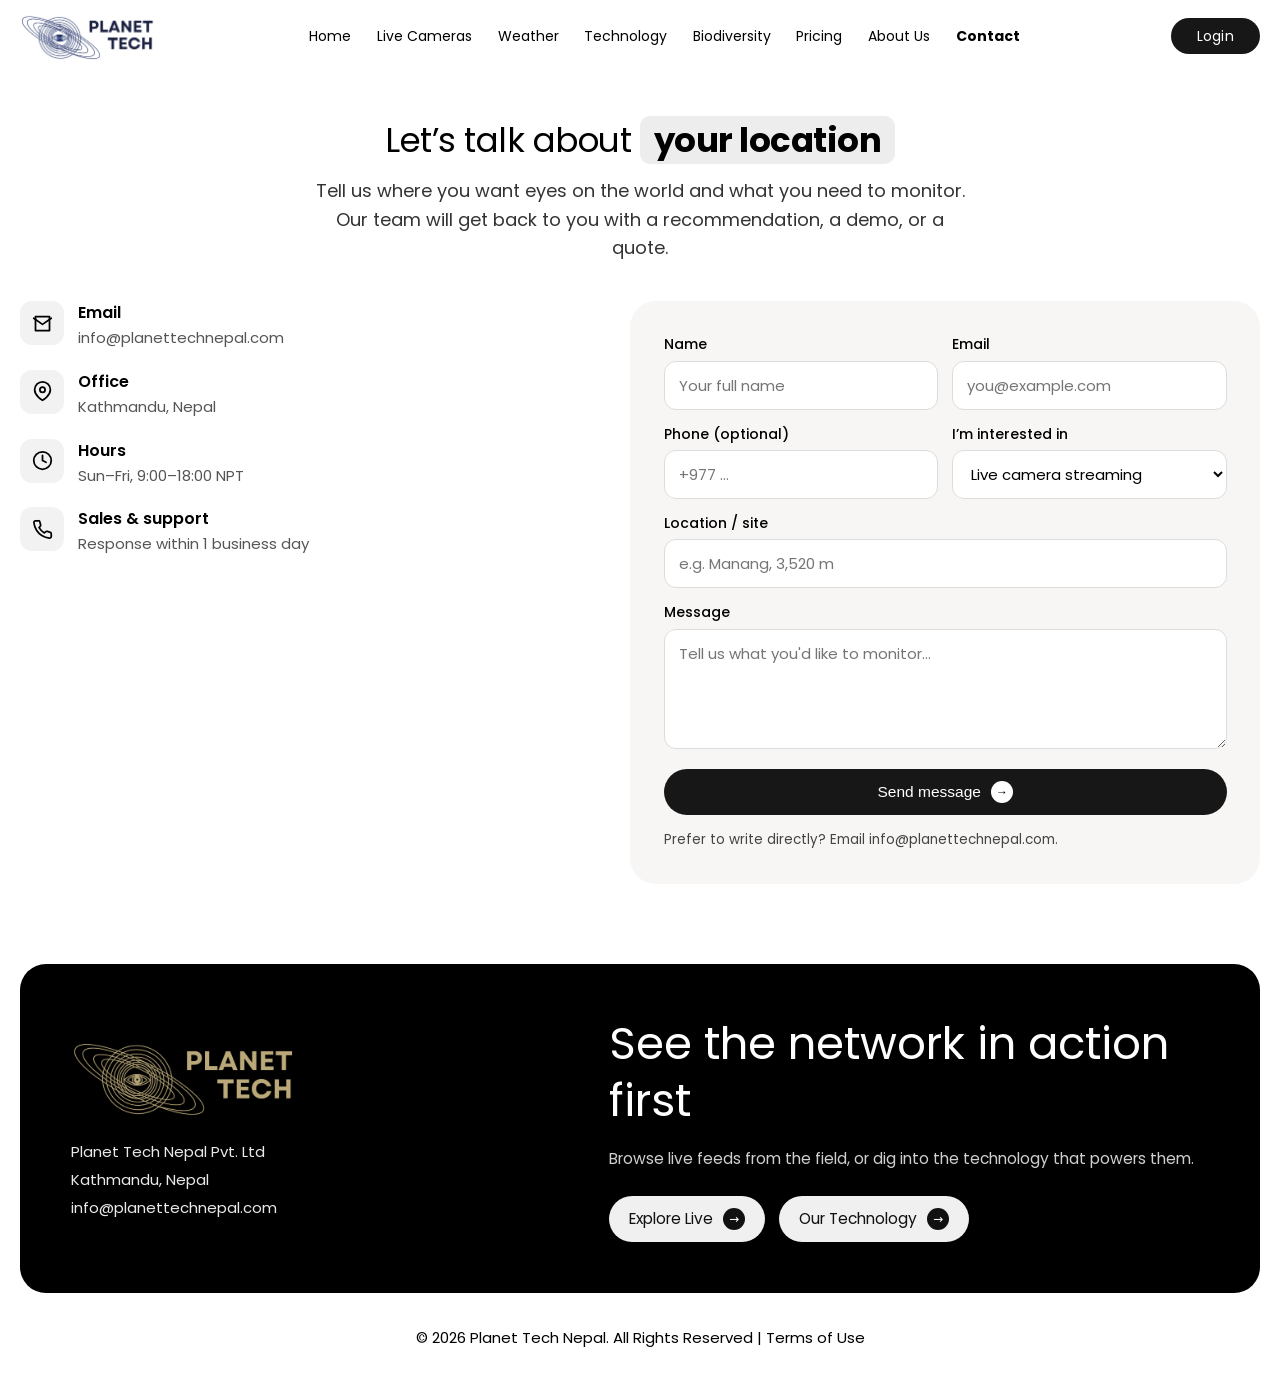
<file: contact.html>
<!DOCTYPE html>
<html lang="en">
<head>
  <meta charset="UTF-8" />
  <meta name="viewport" content="width=device-width, initial-scale=1.0" />
  <title>Contact — Planet Tech Nepal</title>
  <meta name="description" content="Get in touch with Planet Tech Nepal about live camera streaming, weather stations, and intelligent CCTV for remote and extreme environments." />
  <link rel="canonical" href="https://planettechnepal.com/contact" />

  <!-- Open Graph -->
  <meta property="og:type" content="website" />
  <meta property="og:title" content="Contact — Planet Tech Nepal" />
  <meta property="og:description" content="Get in touch with Planet Tech Nepal about live camera streaming, weather stations, and intelligent CCTV for remote and extreme environments." />
  <meta property="og:image" content="assets/images/hero.webp" />
  <meta property="og:url" content="https://planettechnepal.com/contact" />

  <!-- Twitter -->
  <meta name="twitter:card" content="summary_large_image" />
  <meta name="twitter:title" content="Contact — Planet Tech Nepal" />
  <meta name="twitter:description" content="Get in touch with Planet Tech Nepal about live camera streaming, weather stations, and intelligent CCTV for remote and extreme environments." />
  <meta name="twitter:image" content="assets/images/hero.webp" />

  <script type="application/ld+json">
  {
    "@context": "https://schema.org",
    "@type": "Organization",
    "name": "Planet Tech Nepal",
    "url": "https://planettechnepal.com/",
    "logo": "https://planettechnepal.com/assets/images/logo.webp",
    "email": "info@planettechnepal.com",
    "address": {
      "@type": "PostalAddress",
      "addressLocality": "Kathmandu",
      "addressCountry": "NP"
    }
  }
  </script>
  <link rel="icon" href="favicon.ico" sizes="any" />
  <link rel="icon" type="image/png" sizes="32x32" href="assets/images/favicon-32.png" />
  <link rel="apple-touch-icon" href="apple-touch-icon.png" />
  <link rel="preconnect" href="https://fonts.googleapis.com" />
  <link rel="preconnect" href="https://fonts.gstatic.com" crossorigin />
  <link rel="preload" as="style" href="https://fonts.googleapis.com/css2?family=Poppins:wght@400;500;600;700&display=swap" />
  <link rel="stylesheet" href="https://fonts.googleapis.com/css2?family=Poppins:wght@400;500;600;700&display=swap" media="print" onload="this.media='all'" />
  <noscript><link rel="stylesheet" href="https://fonts.googleapis.com/css2?family=Poppins:wght@400;500;600;700&display=swap" /></noscript>
  <link rel="stylesheet" href="assets/css/style.css?v=7" />
</head>
<body>

  <header class="site-header">
    <div class="container header-inner">
      <a href="/" class="logo" aria-label="Planet Tech Nepal — home">
        <img src="assets/images/logo.webp" alt="Planet Tech Nepal" width="155" height="56" />
      </a>
      <nav class="main-nav" id="mainNav" aria-label="Primary">
        <a href="/">Home</a>
        <a href="live-cameras">Live Cameras</a>
        <a href="weather">Weather</a>
        <a href="technology">Technology</a>
        <a href="biodiversity">Biodiversity</a>
        <a href="pricing">Pricing</a>
        <a href="about">About Us</a>
        <a href="contact" class="active">Contact</a>
      </nav>
      <div class="header-actions">
        <a href="login" class="btn btn-login">Login</a>
        <button class="nav-toggle" id="navToggle" aria-label="Open menu" aria-expanded="false" aria-controls="mainNav"><span></span><span></span><span></span></button>
      </div>
    </div>
  </header>

  <main>
    <section class="page-hero">
      <div class="container">
        <h1 class="page-title">Let&rsquo;s talk about <span class="hl">your location</span></h1>
        <p class="page-lead">Tell us where you want eyes on the world and what you need to monitor. Our team will get back to you with a recommendation, a demo, or a quote.</p>
      </div>
    </section>

    <section class="pad-sm">
      <div class="container">
        <div class="contact-grid">

          <!-- Info -->
          <div class="contact-info">
            <div class="ci">
              <div class="ic"><svg viewBox="0 0 24 24" fill="none" stroke="currentColor" stroke-width="2" stroke-linecap="round" stroke-linejoin="round"><path d="M4 4h16v16H4z"/><path d="M22 6l-10 7L2 6"/></svg></div>
              <div><h3>Email</h3><p><a href="mailto:info@planettechnepal.com">info@planettechnepal.com</a></p></div>
            </div>
            <div class="ci">
              <div class="ic"><svg viewBox="0 0 24 24" fill="none" stroke="currentColor" stroke-width="2" stroke-linecap="round" stroke-linejoin="round"><path d="M21 10c0 7-9 12-9 12s-9-5-9-12a9 9 0 0 1 18 0z"/><circle cx="12" cy="10" r="3"/></svg></div>
              <div><h3>Office</h3><p>Kathmandu, Nepal</p></div>
            </div>
            <div class="ci">
              <div class="ic"><svg viewBox="0 0 24 24" fill="none" stroke="currentColor" stroke-width="2" stroke-linecap="round" stroke-linejoin="round"><circle cx="12" cy="12" r="10"/><path d="M12 6v6l4 2"/></svg></div>
              <div><h3>Hours</h3><p>Sun&ndash;Fri, 9:00&ndash;18:00 NPT</p></div>
            </div>
            <div class="ci">
              <div class="ic"><svg viewBox="0 0 24 24" fill="none" stroke="currentColor" stroke-width="2" stroke-linecap="round" stroke-linejoin="round"><path d="M22 16.9v3a2 2 0 0 1-2.2 2 19.8 19.8 0 0 1-8.6-3 19.5 19.5 0 0 1-6-6 19.8 19.8 0 0 1-3-8.6A2 2 0 0 1 4.1 2h3a2 2 0 0 1 2 1.7c.1.9.4 1.8.7 2.7a2 2 0 0 1-.5 2.1L8.1 9.9a16 16 0 0 0 6 6l1.4-1.2a2 2 0 0 1 2.1-.5c.9.3 1.8.6 2.7.7a2 2 0 0 1 1.7 2z"/></svg></div>
              <div><h3>Sales &amp; support</h3><p>Response within 1 business day</p></div>
            </div>
          </div>

          <!-- Contact form — submits directly to Web3Forms (no backend code needed).
               Every submission is emailed to info@planettechnepal.com automatically
               and saved in your Web3Forms dashboard. -->
          <form class="form" action="https://api.web3forms.com/submit" method="POST">
            <input type="hidden" name="access_key" value="4c8312cd-f523-4874-a32f-0eaa56a8634f" />
            <input type="hidden" name="subject" value="New contact form message — Planet Tech Nepal" />
            <input type="hidden" name="from_name" value="Planet Tech Nepal website" />
            <div class="row">
              <div class="field"><label for="name">Name</label><input id="name" name="Name" type="text" placeholder="Your full name" required /></div>
              <div class="field"><label for="email">Email</label><input id="email" name="email" type="email" placeholder="you@example.com" required /></div>
            </div>
            <div class="row">
              <div class="field"><label for="phone">Phone (optional)</label><input id="phone" name="Phone" type="tel" placeholder="+977 &hellip;" /></div>
              <div class="field">
                <label for="topic">I&rsquo;m interested in</label>
                <select id="topic" name="Topic">
                  <option>Live camera streaming</option>
                  <option>Weather station</option>
                  <option>Full site deployment</option>
                  <option>Pricing &amp; a quote</option>
                  <option>Something else</option>
                </select>
              </div>
            </div>
            <div class="field"><label for="location">Location / site</label><input id="location" name="Location" type="text" placeholder="e.g. Manang, 3,520 m" /></div>
            <div class="field"><label for="message">Message</label><textarea id="message" name="Message" placeholder="Tell us what you'd like to monitor&hellip;" required></textarea></div>
            <!-- Honeypot — Web3Forms' own spam-filter convention: real visitors never fill this -->
            <input type="checkbox" name="botcheck" class="hp" tabindex="-1" autocomplete="off" aria-hidden="true" />
            <button type="submit" class="btn btn-dark btn-block">Send message <span class="arrow">&rarr;</span></button>
            <p class="sec-sub" style="margin-top:14px;font-size:13.5px">Prefer to write directly? Email <a href="mailto:info@planettechnepal.com">info@planettechnepal.com</a>.</p>
          </form>

        </div>
      </div>
    </section>

    <section class="section cta-wrap">
      <div class="container">
        <div class="cta">
          <div class="cta-left">
            <img class="cta-logo" src="assets/images/logo-gold.png" width="1120" height="405" alt="Planet Tech Nepal" fetchpriority="high" decoding="async" />
            <address class="cta-address">Planet Tech Nepal Pvt. Ltd<br />Kathmandu, Nepal<br /><a href="mailto:info@planettechnepal.com">info@planettechnepal.com</a></address>
          </div>
          <div class="cta-right">
            <h2 class="cta-title">See the network in action first</h2>
            <p class="cta-text">Browse live feeds from the field, or dig into the technology that powers them.</p>
            <div class="cta-actions">
              <a href="live-cameras" class="btn btn-light">Explore Live <span class="arrow">&rarr;</span></a>
              <a href="technology" class="btn btn-light">Our Technology <span class="arrow">&rarr;</span></a>
            </div>
          </div>
        </div>
        <p class="copyright">&copy; 2026 Planet Tech Nepal. All Rights Reserved | <a href="#">Terms of Use</a></p>
      </div>
    </section>
  </main>

  <script src="assets/js/main.js?v=6" defer></script>
</body>
</html>
</file>
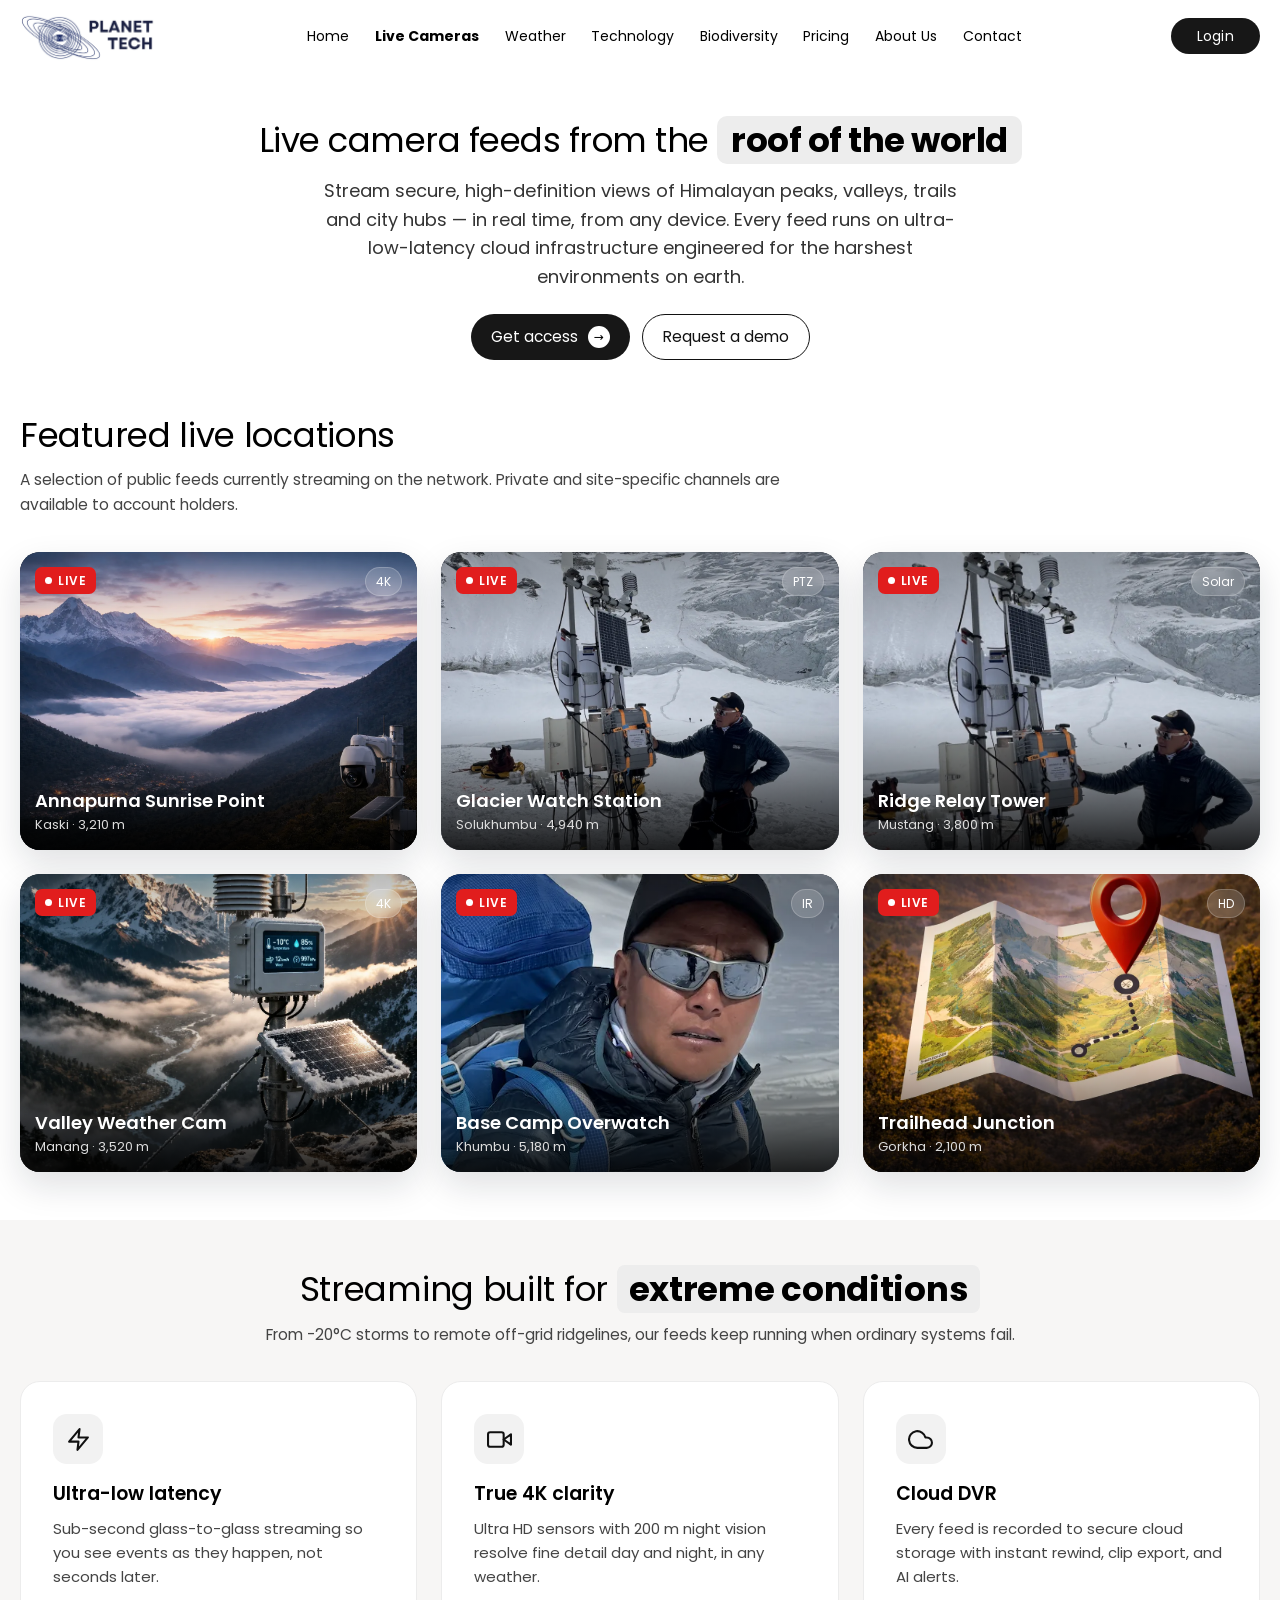
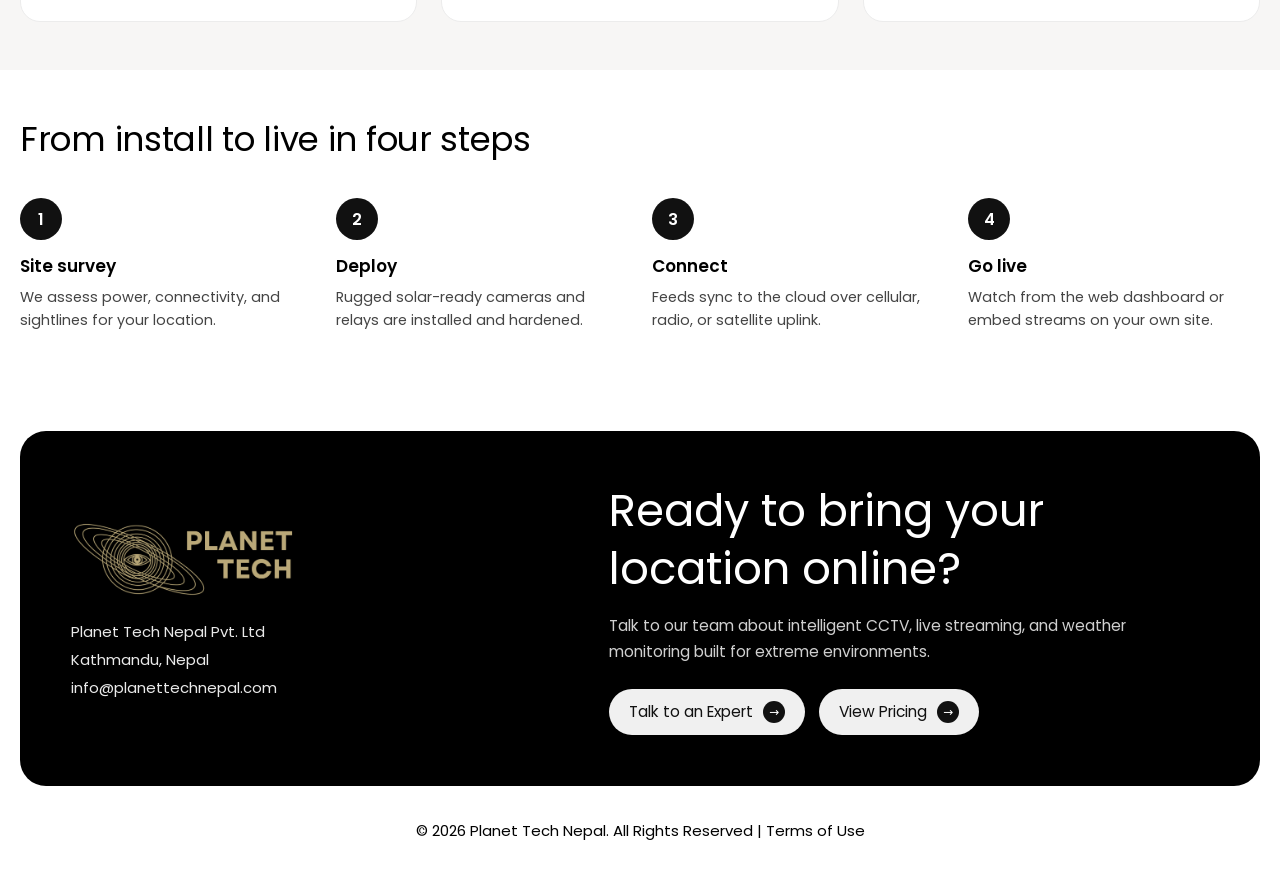
<file: live-cameras.html>
<!DOCTYPE html>
<html lang="en">
<head>
  <meta charset="UTF-8" />
  <meta name="viewport" content="width=device-width, initial-scale=1.0" />
  <title>Live Cameras — Planet Tech Nepal</title>
  <meta name="description" content="Watch secure, high-definition live camera feeds from mountains, cities and critical locations across Nepal — 4K, ultra-low latency, available 24/7." />
  <link rel="canonical" href="https://planettechnepal.com/live-cameras" />

  <!-- Open Graph -->
  <meta property="og:type" content="website" />
  <meta property="og:title" content="Live Cameras — Planet Tech Nepal" />
  <meta property="og:description" content="Watch secure, high-definition live camera feeds from mountains, cities and critical locations across Nepal — 4K, ultra-low latency, available 24/7." />
  <meta property="og:image" content="assets/images/hero.webp" />
  <meta property="og:url" content="https://planettechnepal.com/live-cameras" />

  <!-- Twitter -->
  <meta name="twitter:card" content="summary_large_image" />
  <meta name="twitter:title" content="Live Cameras — Planet Tech Nepal" />
  <meta name="twitter:description" content="Watch secure, high-definition live camera feeds from mountains, cities and critical locations across Nepal — 4K, ultra-low latency, available 24/7." />
  <meta name="twitter:image" content="assets/images/hero.webp" />

  <script type="application/ld+json">
  {
    "@context": "https://schema.org",
    "@type": "Organization",
    "name": "Planet Tech Nepal",
    "url": "https://planettechnepal.com/",
    "logo": "https://planettechnepal.com/assets/images/logo.webp",
    "email": "info@planettechnepal.com",
    "address": {
      "@type": "PostalAddress",
      "addressLocality": "Kathmandu",
      "addressCountry": "NP"
    }
  }
  </script>
  <link rel="icon" href="favicon.ico" sizes="any" />
  <link rel="icon" type="image/png" sizes="32x32" href="assets/images/favicon-32.png" />
  <link rel="apple-touch-icon" href="apple-touch-icon.png" />
  <link rel="preconnect" href="https://fonts.googleapis.com" />
  <link rel="preconnect" href="https://fonts.gstatic.com" crossorigin />
  <link rel="preload" as="style" href="https://fonts.googleapis.com/css2?family=Poppins:wght@400;500;600;700&display=swap" />
  <link rel="stylesheet" href="https://fonts.googleapis.com/css2?family=Poppins:wght@400;500;600;700&display=swap" media="print" onload="this.media='all'" />
  <noscript><link rel="stylesheet" href="https://fonts.googleapis.com/css2?family=Poppins:wght@400;500;600;700&display=swap" /></noscript>
  <link rel="stylesheet" href="assets/css/style.css?v=7" />
</head>
<body>

  <header class="site-header">
    <div class="container header-inner">
      <a href="/" class="logo" aria-label="Planet Tech Nepal — home">
        <img src="assets/images/logo.webp" alt="Planet Tech Nepal" width="155" height="56" />
      </a>
      <nav class="main-nav" id="mainNav" aria-label="Primary">
        <a href="/">Home</a>
        <a href="live-cameras" class="active">Live Cameras</a>
        <a href="weather">Weather</a>
        <a href="technology">Technology</a>
        <a href="biodiversity">Biodiversity</a>
        <a href="pricing">Pricing</a>
        <a href="about">About Us</a>
        <a href="contact">Contact</a>
      </nav>
      <div class="header-actions">
        <a href="login" class="btn btn-login">Login</a>
        <button class="nav-toggle" id="navToggle" aria-label="Open menu" aria-expanded="false" aria-controls="mainNav"><span></span><span></span><span></span></button>
      </div>
    </div>
  </header>

  <main>
    <!-- Hero -->
    <section class="page-hero">
      <div class="container">
        <h1 class="page-title">Live camera feeds from the <span class="hl">roof of the world</span></h1>
        <p class="page-lead">Stream secure, high-definition views of Himalayan peaks, valleys, trails and city hubs — in real time, from any device. Every feed runs on ultra-low-latency cloud infrastructure engineered for the harshest environments on earth.</p>
        <div class="page-actions">
          <a href="pricing" class="btn btn-dark">Get access <span class="arrow">&rarr;</span></a>
          <a href="contact" class="btn btn-outline">Request a demo</a>
        </div>
      </div>
    </section>

    <!-- Camera grid -->
    <section class="pad">
      <div class="container">
        <div class="sec-head">
          <h2 class="sec-title">Featured live locations</h2>
          <p class="sec-sub">A selection of public feeds currently streaming on the network. Private and site-specific channels are available to account holders.</p>
        </div>
        <div class="cam-grid">

          <article class="cam">
            <img src="assets/images/hero.webp" alt="Annapurna sunrise" fetchpriority="high" decoding="async" />
            <div class="cam-info">
              <div class="top"><span class="badge-live"><span class="d"></span>LIVE</span><span class="chip">4K</span></div>
              <div><h3>Annapurna Sunrise Point</h3><p class="meta">Kaski &middot; 3,210 m</p></div>
            </div>
          </article>

          <article class="cam">
            <img src="assets/images/featured-camera.webp" width="1098" height="1488" alt="Glacier monitoring station" loading="lazy" decoding="async" />
            <div class="cam-info">
              <div class="top"><span class="badge-live"><span class="d"></span>LIVE</span><span class="chip">PTZ</span></div>
              <div><h3>Glacier Watch Station</h3><p class="meta">Solukhumbu &middot; 4,940 m</p></div>
            </div>
          </article>

          <article class="cam">
            <img src="assets/images/about-station.webp" width="860" height="778" alt="Ridge relay tower" loading="lazy" decoding="async" />
            <div class="cam-info">
              <div class="top"><span class="badge-live"><span class="d"></span>LIVE</span><span class="chip">Solar</span></div>
              <div><h3>Ridge Relay Tower</h3><p class="meta">Mustang &middot; 3,800 m</p></div>
            </div>
          </article>

          <article class="cam">
            <img src="assets/images/service-weather.webp" width="1024" height="1536" alt="Valley weather cam" loading="lazy" decoding="async" />
            <div class="cam-info">
              <div class="top"><span class="badge-live"><span class="d"></span>LIVE</span><span class="chip">4K</span></div>
              <div><h3>Valley Weather Cam</h3><p class="meta">Manang &middot; 3,520 m</p></div>
            </div>
          </article>

          <article class="cam">
            <img src="assets/images/about-engineer.webp" width="528" height="560" alt="Base camp overwatch" loading="lazy" decoding="async" />
            <div class="cam-info">
              <div class="top"><span class="badge-live"><span class="d"></span>LIVE</span><span class="chip">IR</span></div>
              <div><h3>Base Camp Overwatch</h3><p class="meta">Khumbu &middot; 5,180 m</p></div>
            </div>
          </article>

          <article class="cam">
            <img src="assets/images/service-maps.webp" width="1024" height="1536" alt="Trailhead junction" loading="lazy" decoding="async" />
            <div class="cam-info">
              <div class="top"><span class="badge-live"><span class="d"></span>LIVE</span><span class="chip">HD</span></div>
              <div><h3>Trailhead Junction</h3><p class="meta">Gorkha &middot; 2,100 m</p></div>
            </div>
          </article>

        </div>
      </div>
    </section>

    <!-- Why our streaming -->
    <section class="pad band">
      <div class="container">
        <div class="sec-head sec-center">
          <h2 class="sec-title">Streaming built for <span class="hl">extreme conditions</span></h2>
          <p class="sec-sub">From -20&deg;C storms to remote off-grid ridgelines, our feeds keep running when ordinary systems fail.</p>
        </div>
        <div class="grid-3">
          <div class="card">
            <div class="ic"><svg viewBox="0 0 24 24" fill="none" stroke="currentColor" stroke-width="2" stroke-linecap="round" stroke-linejoin="round"><polygon points="13 2 3 14 12 14 11 22 21 10 12 10 13 2"/></svg></div>
            <h3>Ultra-low latency</h3>
            <p>Sub-second glass-to-glass streaming so you see events as they happen, not seconds later.</p>
          </div>
          <div class="card">
            <div class="ic"><svg viewBox="0 0 24 24" fill="none" stroke="currentColor" stroke-width="2" stroke-linecap="round" stroke-linejoin="round"><path d="M23 7l-7 5 7 5V7z"/><rect x="1" y="5" width="15" height="14" rx="2" ry="2"/></svg></div>
            <h3>True 4K clarity</h3>
            <p>Ultra HD sensors with 200 m night vision resolve fine detail day and night, in any weather.</p>
          </div>
          <div class="card">
            <div class="ic"><svg viewBox="0 0 24 24" fill="none" stroke="currentColor" stroke-width="2" stroke-linecap="round" stroke-linejoin="round"><path d="M18 10h-1.26A8 8 0 1 0 9 20h9a5 5 0 0 0 0-10z"/></svg></div>
            <h3>Cloud DVR</h3>
            <p>Every feed is recorded to secure cloud storage with instant rewind, clip export, and AI alerts.</p>
          </div>
        </div>
      </div>
    </section>

    <!-- How it works -->
    <section class="pad">
      <div class="container">
        <div class="sec-head"><h2 class="sec-title">From install to live in four steps</h2></div>
        <div class="steps">
          <div class="step"><div class="num">1</div><h3>Site survey</h3><p>We assess power, connectivity, and sightlines for your location.</p></div>
          <div class="step"><div class="num">2</div><h3>Deploy</h3><p>Rugged solar-ready cameras and relays are installed and hardened.</p></div>
          <div class="step"><div class="num">3</div><h3>Connect</h3><p>Feeds sync to the cloud over cellular, radio, or satellite uplink.</p></div>
          <div class="step"><div class="num">4</div><h3>Go live</h3><p>Watch from the web dashboard or embed streams on your own site.</p></div>
        </div>
      </div>
    </section>

    <!-- Footer / CTA -->
    <section class="section cta-wrap">
      <div class="container">
        <div class="cta">
          <div class="cta-left">
            <img class="cta-logo" src="assets/images/logo-gold.png" width="1120" height="405" alt="Planet Tech Nepal" loading="lazy" decoding="async" />
            <address class="cta-address">Planet Tech Nepal Pvt. Ltd<br />Kathmandu, Nepal<br /><a href="mailto:info@planettechnepal.com">info@planettechnepal.com</a></address>
          </div>
          <div class="cta-right">
            <h2 class="cta-title">Ready to bring your location online?</h2>
            <p class="cta-text">Talk to our team about intelligent CCTV, live streaming, and weather monitoring built for extreme environments.</p>
            <div class="cta-actions">
              <a href="contact" class="btn btn-light">Talk to an Expert <span class="arrow">&rarr;</span></a>
              <a href="pricing" class="btn btn-light">View Pricing <span class="arrow">&rarr;</span></a>
            </div>
          </div>
        </div>
        <p class="copyright">&copy; 2026 Planet Tech Nepal. All Rights Reserved | <a href="#">Terms of Use</a></p>
      </div>
    </section>
  </main>

  <script src="assets/js/main.js?v=6" defer></script>
</body>
</html>
</file>
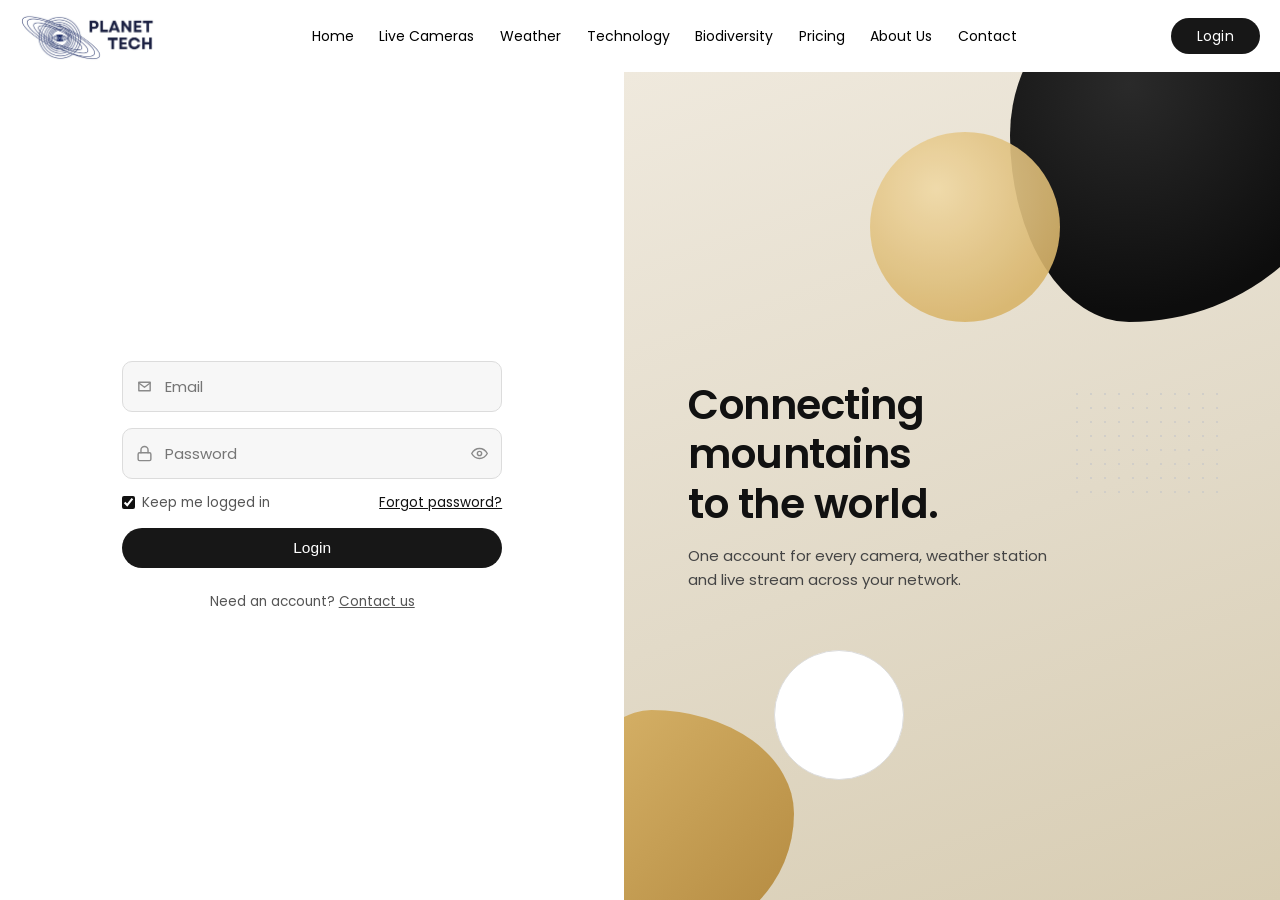
<file: login.html>
<!DOCTYPE html>
<html lang="en">
<head>
  <meta charset="UTF-8" />
  <meta name="viewport" content="width=device-width, initial-scale=1.0" />
  <title>Login — Planet Tech Nepal</title>
  <meta name="description" content="Sign in to your Planet Tech Nepal account to manage cameras, weather stations and live streams." />
  <meta name="robots" content="noindex, follow" />
  <link rel="canonical" href="https://planettechnepal.com/login" />

  <!-- Open Graph -->
  <meta property="og:type" content="website" />
  <meta property="og:title" content="Login — Planet Tech Nepal" />
  <meta property="og:description" content="Sign in to your Planet Tech Nepal account to manage cameras, weather stations and live streams." />
  <meta property="og:image" content="assets/images/logo.webp" />
  <meta property="og:url" content="https://planettechnepal.com/login" />

  <!-- Twitter -->
  <meta name="twitter:card" content="summary" />
  <meta name="twitter:title" content="Login — Planet Tech Nepal" />
  <meta name="twitter:description" content="Sign in to your Planet Tech Nepal account to manage cameras, weather stations and live streams." />
  <link rel="icon" href="favicon.ico" sizes="any" />
  <link rel="icon" type="image/png" sizes="32x32" href="assets/images/favicon-32.png" />
  <link rel="apple-touch-icon" href="apple-touch-icon.png" />
  <link rel="preconnect" href="https://fonts.googleapis.com" />
  <link rel="preconnect" href="https://fonts.gstatic.com" crossorigin />
  <link rel="preload" as="style" href="https://fonts.googleapis.com/css2?family=Poppins:wght@400;500;600;700&display=swap" />
  <link rel="stylesheet" href="https://fonts.googleapis.com/css2?family=Poppins:wght@400;500;600;700&display=swap" media="print" onload="this.media='all'" />
  <noscript><link rel="stylesheet" href="https://fonts.googleapis.com/css2?family=Poppins:wght@400;500;600;700&display=swap" /></noscript>
  <link rel="stylesheet" href="assets/css/style.css?v=7" />
</head>
<body>

  <header class="site-header">
    <div class="container header-inner">
      <a href="/" class="logo" aria-label="Planet Tech Nepal — home">
        <img src="assets/images/logo.webp" alt="Planet Tech Nepal" width="155" height="56" />
      </a>
      <nav class="main-nav" id="mainNav" aria-label="Primary">
        <a href="/">Home</a>
        <a href="live-cameras">Live Cameras</a>
        <a href="weather">Weather</a>
        <a href="technology">Technology</a>
        <a href="biodiversity">Biodiversity</a>
        <a href="pricing">Pricing</a>
        <a href="about">About Us</a>
        <a href="contact">Contact</a>
      </nav>
      <div class="header-actions">
        <a href="login" class="btn btn-login">Login</a>
        <button class="nav-toggle" id="navToggle" aria-label="Open menu" aria-expanded="false" aria-controls="mainNav"><span></span><span></span><span></span></button>
      </div>
    </div>
  </header>

  <main>
    <section class="login-split">

      <div class="login-panel">
        <div class="login-card">
          <h1 class="sr-only">Login — Planet Tech Nepal</h1>
          <form id="loginForm" class="login-form" novalidate>
            <div class="login-field">
              <label for="email" class="sr-only">Email</label>
              <div class="login-input-wrap">
                <svg viewBox="0 0 24 24" fill="none" stroke="currentColor" stroke-width="2" stroke-linecap="round" stroke-linejoin="round"><path d="M4 4h16v16H4z" opacity="0"/><path d="M4 6h16v12H4z"/><path d="M4 7l8 6 8-6"/></svg>
                <input type="email" id="email" name="email" autocomplete="username" placeholder="Email" required />
              </div>
            </div>
            <div class="login-field">
              <label for="password" class="sr-only">Password</label>
              <div class="login-input-wrap">
                <svg viewBox="0 0 24 24" fill="none" stroke="currentColor" stroke-width="2" stroke-linecap="round" stroke-linejoin="round"><rect x="3" y="11" width="18" height="11" rx="2"/><path d="M7 11V7a5 5 0 0 1 10 0v4"/></svg>
                <input type="password" id="password" name="password" autocomplete="current-password" placeholder="Password" required />
                <button type="button" class="pw-toggle" id="pwToggle" aria-label="Show password">
                  <svg viewBox="0 0 24 24" fill="none" stroke="currentColor" stroke-width="2" stroke-linecap="round" stroke-linejoin="round"><path d="M1 12s4-7 11-7 11 7 11 7-4 7-11 7-11-7-11-7z"/><circle cx="12" cy="12" r="3"/></svg>
                </button>
              </div>
            </div>

            <div class="login-row">
              <label class="login-remember"><input type="checkbox" checked /> Keep me logged in</label>
              <a href="contact">Forgot password?</a>
            </div>

            <p class="login-error" id="loginError" role="alert" hidden>
              <svg viewBox="0 0 24 24" fill="none" stroke="currentColor" stroke-width="2" stroke-linecap="round" stroke-linejoin="round"><circle cx="12" cy="12" r="10"/><line x1="12" y1="8" x2="12" y2="12"/><line x1="12" y1="16" x2="12.01" y2="16"/></svg>
              <span id="loginErrorText">Username or password is incorrect.</span>
            </p>

            <button type="submit" class="btn btn-dark btn-block">Login</button>
          </form>

          <p class="login-foot">Need an account? <a href="contact">Contact us</a></p>
        </div>
      </div>

      <div class="login-visual login-visual-shapes">
        <div class="shape shape-a"></div>
        <div class="shape shape-b"></div>
        <div class="shape shape-c"></div>
        <div class="shape shape-d"></div>
        <div class="dot-grid"></div>
        <div class="login-visual-copy">
          <h2 class="login-visual-title">Connecting mountains<br />to the world.</h2>
          <p class="login-visual-sub">One account for every camera, weather station and live stream across your network.</p>
        </div>
      </div>

    </section>
  </main>

  <script src="assets/js/main.js?v=6" defer></script>
</body>
</html>
</file>
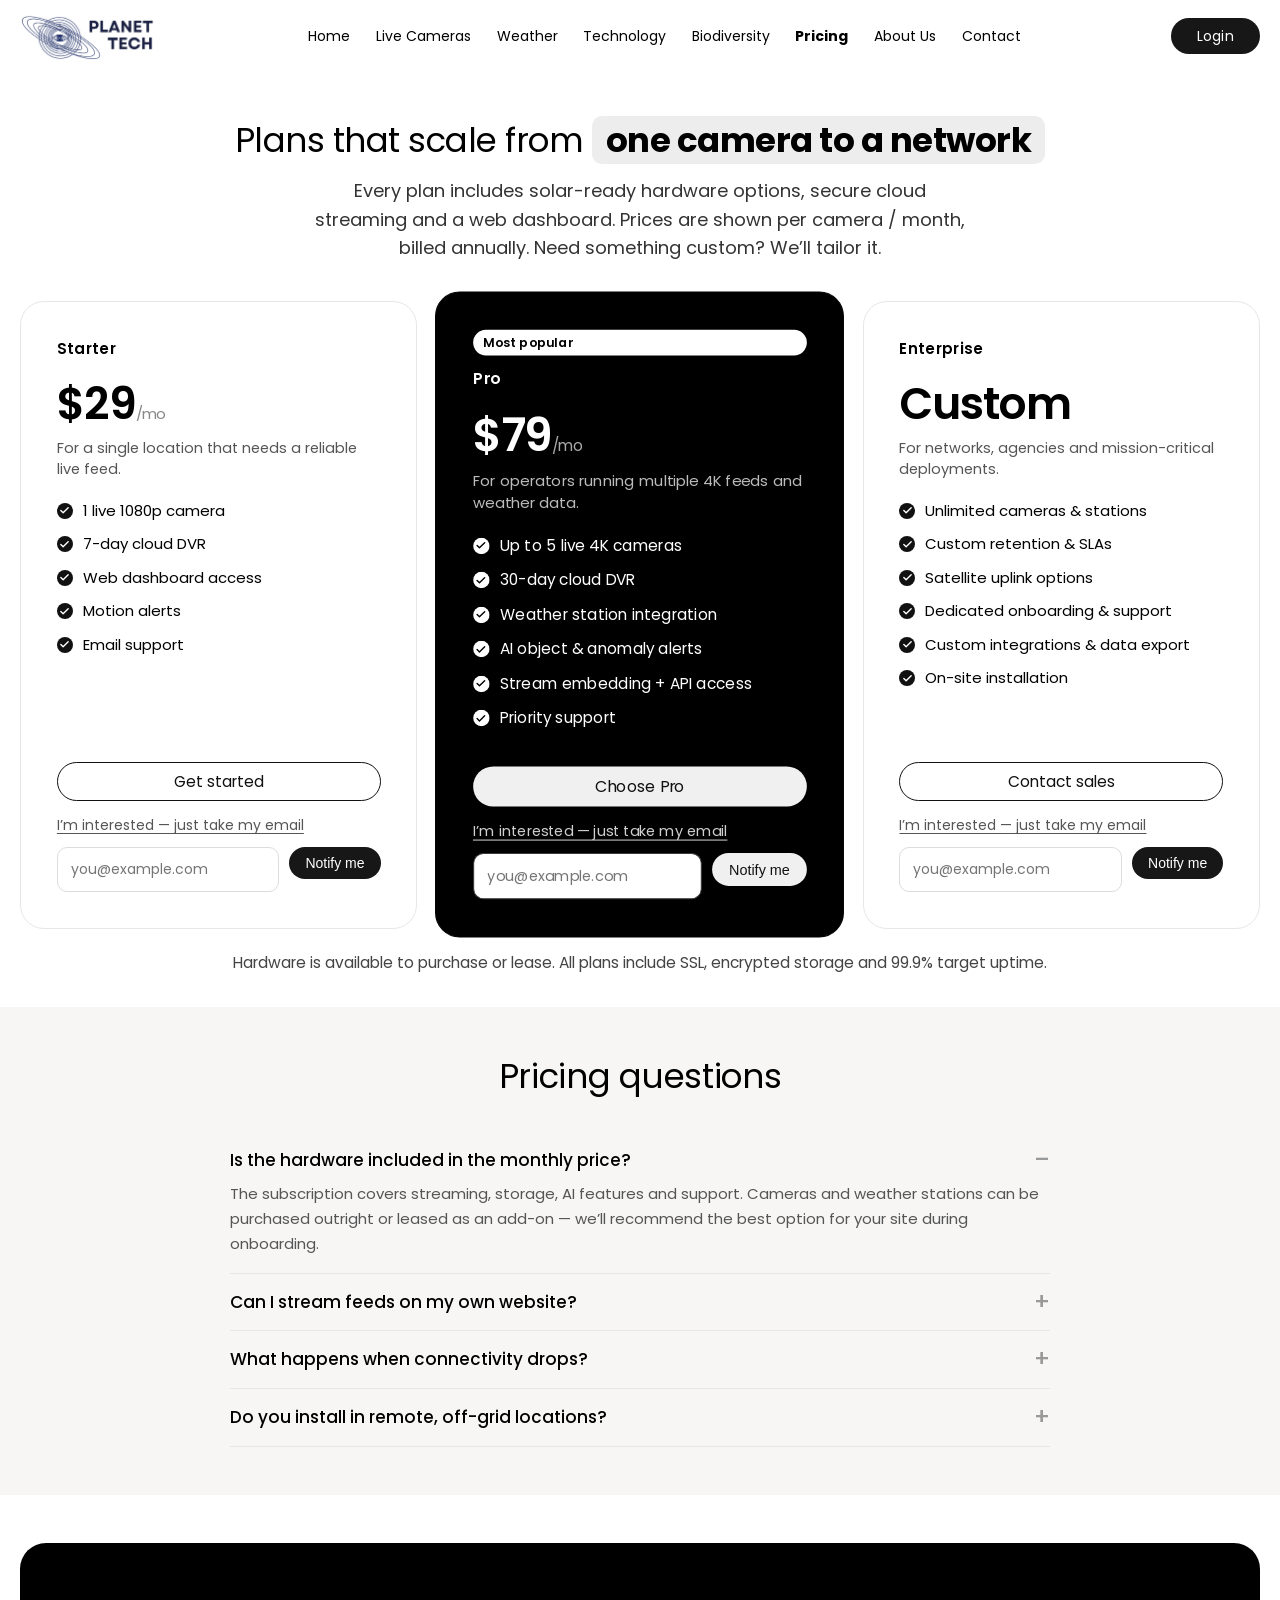
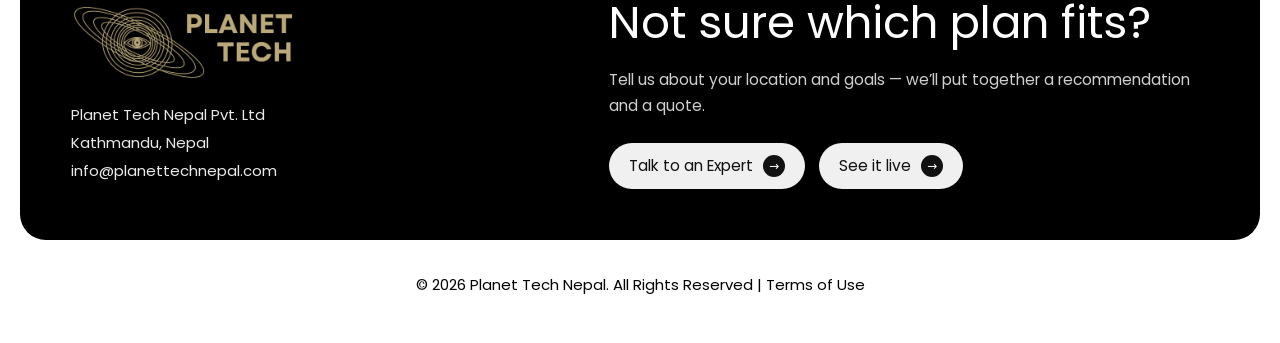
<file: pricing.html>
<!DOCTYPE html>
<html lang="en">
<head>
  <meta charset="UTF-8" />
  <meta name="viewport" content="width=device-width, initial-scale=1.0" />
  <title>Pricing — Planet Tech Nepal</title>
  <meta name="description" content="Simple plans for live camera streaming and weather monitoring — Starter, Pro and Enterprise. Solar-ready hardware, cloud DVR and AI alerts included." />
  <link rel="canonical" href="https://planettechnepal.com/pricing" />

  <!-- Open Graph -->
  <meta property="og:type" content="website" />
  <meta property="og:title" content="Pricing — Planet Tech Nepal" />
  <meta property="og:description" content="Simple plans for live camera streaming and weather monitoring — Starter, Pro and Enterprise. Solar-ready hardware, cloud DVR and AI alerts included." />
  <meta property="og:image" content="assets/images/hero.webp" />
  <meta property="og:url" content="https://planettechnepal.com/pricing" />

  <!-- Twitter -->
  <meta name="twitter:card" content="summary_large_image" />
  <meta name="twitter:title" content="Pricing — Planet Tech Nepal" />
  <meta name="twitter:description" content="Simple plans for live camera streaming and weather monitoring — Starter, Pro and Enterprise. Solar-ready hardware, cloud DVR and AI alerts included." />
  <meta name="twitter:image" content="assets/images/hero.webp" />

  <script type="application/ld+json">
  {
    "@context": "https://schema.org",
    "@type": "Organization",
    "name": "Planet Tech Nepal",
    "url": "https://planettechnepal.com/",
    "logo": "https://planettechnepal.com/assets/images/logo.webp",
    "email": "info@planettechnepal.com",
    "address": {
      "@type": "PostalAddress",
      "addressLocality": "Kathmandu",
      "addressCountry": "NP"
    }
  }
  </script>
  <link rel="icon" href="favicon.ico" sizes="any" />
  <link rel="icon" type="image/png" sizes="32x32" href="assets/images/favicon-32.png" />
  <link rel="apple-touch-icon" href="apple-touch-icon.png" />
  <link rel="preconnect" href="https://fonts.googleapis.com" />
  <link rel="preconnect" href="https://fonts.gstatic.com" crossorigin />
  <link rel="preload" as="style" href="https://fonts.googleapis.com/css2?family=Poppins:wght@400;500;600;700&display=swap" />
  <link rel="stylesheet" href="https://fonts.googleapis.com/css2?family=Poppins:wght@400;500;600;700&display=swap" media="print" onload="this.media='all'" />
  <noscript><link rel="stylesheet" href="https://fonts.googleapis.com/css2?family=Poppins:wght@400;500;600;700&display=swap" /></noscript>
  <link rel="stylesheet" href="assets/css/style.css?v=7" />
</head>
<body>

  <header class="site-header">
    <div class="container header-inner">
      <a href="/" class="logo" aria-label="Planet Tech Nepal — home">
        <img src="assets/images/logo.webp" alt="Planet Tech Nepal" width="155" height="56" />
      </a>
      <nav class="main-nav" id="mainNav" aria-label="Primary">
        <a href="/">Home</a>
        <a href="live-cameras">Live Cameras</a>
        <a href="weather">Weather</a>
        <a href="technology">Technology</a>
        <a href="biodiversity">Biodiversity</a>
        <a href="pricing" class="active">Pricing</a>
        <a href="about">About Us</a>
        <a href="contact">Contact</a>
      </nav>
      <div class="header-actions">
        <a href="login" class="btn btn-login">Login</a>
        <button class="nav-toggle" id="navToggle" aria-label="Open menu" aria-expanded="false" aria-controls="mainNav"><span></span><span></span><span></span></button>
      </div>
    </div>
  </header>

  <main>
    <section class="page-hero">
      <div class="container">
        <h1 class="page-title">Plans that scale from <span class="hl">one camera to a network</span></h1>
        <p class="page-lead">Every plan includes solar-ready hardware options, secure cloud streaming and a web dashboard. Prices are shown per camera / month, billed annually. Need something custom? We&rsquo;ll tailor it.</p>
      </div>
    </section>

    <section class="pad-sm">
      <div class="container">
        <div class="pricing-grid">

          <div class="price-card">
            <span class="plan">Starter</span>
            <div class="price">$29<span>/mo</span></div>
            <p class="pdesc">For a single location that needs a reliable live feed.</p>
            <ul class="plist">
              <li>1 live 1080p camera</li>
              <li>7-day cloud DVR</li>
              <li>Web dashboard access</li>
              <li>Motion alerts</li>
              <li>Email support</li>
            </ul>
            <a href="contact" class="btn btn-outline btn-block">Get started</a>
            <div class="interest">
              <button type="button" class="interest-toggle">I&rsquo;m interested &mdash; just take my email</button>
              <form class="interest-form" action="https://api.web3forms.com/submit" method="POST" hidden>
                <input type="hidden" name="access_key" value="4c8312cd-f523-4874-a32f-0eaa56a8634f" />
                <input type="hidden" name="from_name" value="Planet Tech Nepal website" />
                <input type="email" name="email" placeholder="you@example.com" aria-label="Email address" required />
                <input type="hidden" name="Plan" value="Starter" />
                <input type="hidden" name="subject" value="New interest signup — Starter plan" />
                <input type="checkbox" name="botcheck" class="hp" tabindex="-1" autocomplete="off" aria-hidden="true" />
                <button type="submit" class="btn btn-dark btn-sm">Notify me</button>
              </form>
            </div>
          </div>

          <div class="price-card featured">
            <span class="tag">Most popular</span>
            <span class="plan">Pro</span>
            <div class="price">$79<span>/mo</span></div>
            <p class="pdesc">For operators running multiple 4K feeds and weather data.</p>
            <ul class="plist">
              <li>Up to 5 live 4K cameras</li>
              <li>30-day cloud DVR</li>
              <li>Weather station integration</li>
              <li>AI object &amp; anomaly alerts</li>
              <li>Stream embedding + API access</li>
              <li>Priority support</li>
            </ul>
            <a href="contact" class="btn btn-light btn-block">Choose Pro</a>
            <div class="interest">
              <button type="button" class="interest-toggle">I&rsquo;m interested &mdash; just take my email</button>
              <form class="interest-form" action="https://api.web3forms.com/submit" method="POST" hidden>
                <input type="hidden" name="access_key" value="4c8312cd-f523-4874-a32f-0eaa56a8634f" />
                <input type="hidden" name="from_name" value="Planet Tech Nepal website" />
                <input type="email" name="email" placeholder="you@example.com" aria-label="Email address" required />
                <input type="hidden" name="Plan" value="Pro" />
                <input type="hidden" name="subject" value="New interest signup — Pro plan" />
                <input type="checkbox" name="botcheck" class="hp" tabindex="-1" autocomplete="off" aria-hidden="true" />
                <button type="submit" class="btn btn-light btn-sm">Notify me</button>
              </form>
            </div>
          </div>

          <div class="price-card">
            <span class="plan">Enterprise</span>
            <div class="price">Custom</div>
            <p class="pdesc">For networks, agencies and mission-critical deployments.</p>
            <ul class="plist">
              <li>Unlimited cameras &amp; stations</li>
              <li>Custom retention &amp; SLAs</li>
              <li>Satellite uplink options</li>
              <li>Dedicated onboarding &amp; support</li>
              <li>Custom integrations &amp; data export</li>
              <li>On-site installation</li>
            </ul>
            <a href="contact" class="btn btn-outline btn-block">Contact sales</a>
            <div class="interest">
              <button type="button" class="interest-toggle">I&rsquo;m interested &mdash; just take my email</button>
              <form class="interest-form" action="https://api.web3forms.com/submit" method="POST" hidden>
                <input type="hidden" name="access_key" value="4c8312cd-f523-4874-a32f-0eaa56a8634f" />
                <input type="hidden" name="from_name" value="Planet Tech Nepal website" />
                <input type="email" name="email" placeholder="you@example.com" aria-label="Email address" required />
                <input type="hidden" name="Plan" value="Enterprise" />
                <input type="hidden" name="subject" value="New interest signup — Enterprise plan" />
                <input type="checkbox" name="botcheck" class="hp" tabindex="-1" autocomplete="off" aria-hidden="true" />
                <button type="submit" class="btn btn-dark btn-sm">Notify me</button>
              </form>
            </div>
          </div>

        </div>
        <p class="sec-sub sec-center" style="margin-top:22px">Hardware is available to purchase or lease. All plans include SSL, encrypted storage and 99.9% target uptime.</p>
      </div>
    </section>

    <!-- FAQ -->
    <section class="pad band">
      <div class="container">
        <div class="sec-head sec-center"><h2 class="sec-title">Pricing questions</h2></div>
        <div class="faq">
          <details open><summary>Is the hardware included in the monthly price?</summary><p>The subscription covers streaming, storage, AI features and support. Cameras and weather stations can be purchased outright or leased as an add-on — we&rsquo;ll recommend the best option for your site during onboarding.</p></details>
          <details><summary>Can I stream feeds on my own website?</summary><p>Yes. Pro and Enterprise plans include embeddable streams and API access so you can display live feeds and weather data anywhere.</p></details>
          <details><summary>What happens when connectivity drops?</summary><p>Edge devices keep recording locally and automatically sync buffered footage to the cloud once the link is restored, so you never lose coverage.</p></details>
          <details><summary>Do you install in remote, off-grid locations?</summary><p>That&rsquo;s our specialty. Enterprise deployments include site surveys, solar power, hardened enclosures and on-site installation across high-altitude and off-grid terrain.</p></details>
        </div>
      </div>
    </section>

    <section class="section cta-wrap">
      <div class="container">
        <div class="cta">
          <div class="cta-left">
            <img class="cta-logo" src="assets/images/logo-gold.png" width="1120" height="405" alt="Planet Tech Nepal" fetchpriority="high" decoding="async" />
            <address class="cta-address">Planet Tech Nepal Pvt. Ltd<br />Kathmandu, Nepal<br /><a href="mailto:info@planettechnepal.com">info@planettechnepal.com</a></address>
          </div>
          <div class="cta-right">
            <h2 class="cta-title">Not sure which plan fits?</h2>
            <p class="cta-text">Tell us about your location and goals — we&rsquo;ll put together a recommendation and a quote.</p>
            <div class="cta-actions">
              <a href="contact" class="btn btn-light">Talk to an Expert <span class="arrow">&rarr;</span></a>
              <a href="live-cameras" class="btn btn-light">See it live <span class="arrow">&rarr;</span></a>
            </div>
          </div>
        </div>
        <p class="copyright">&copy; 2026 Planet Tech Nepal. All Rights Reserved | <a href="#">Terms of Use</a></p>
      </div>
    </section>
  </main>

  <script src="assets/js/main.js?v=6" defer></script>
</body>
</html>
</file>
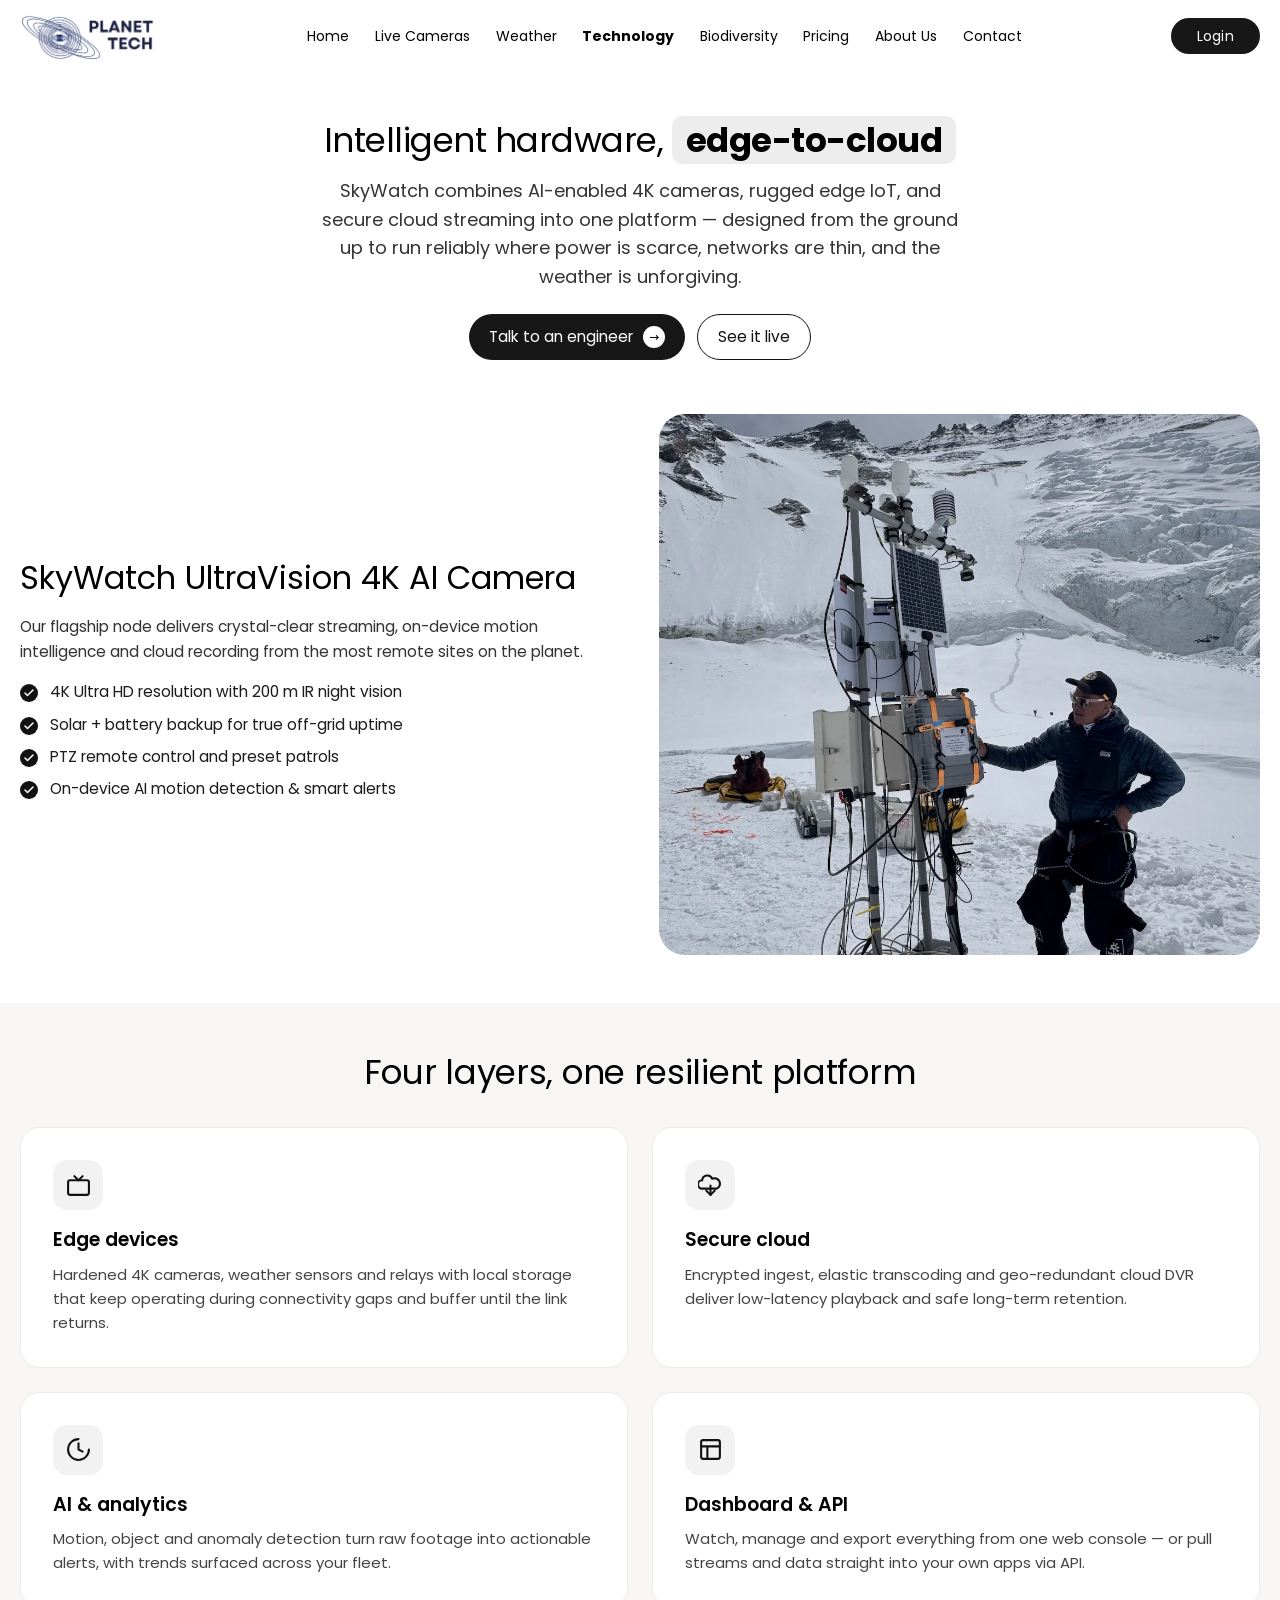
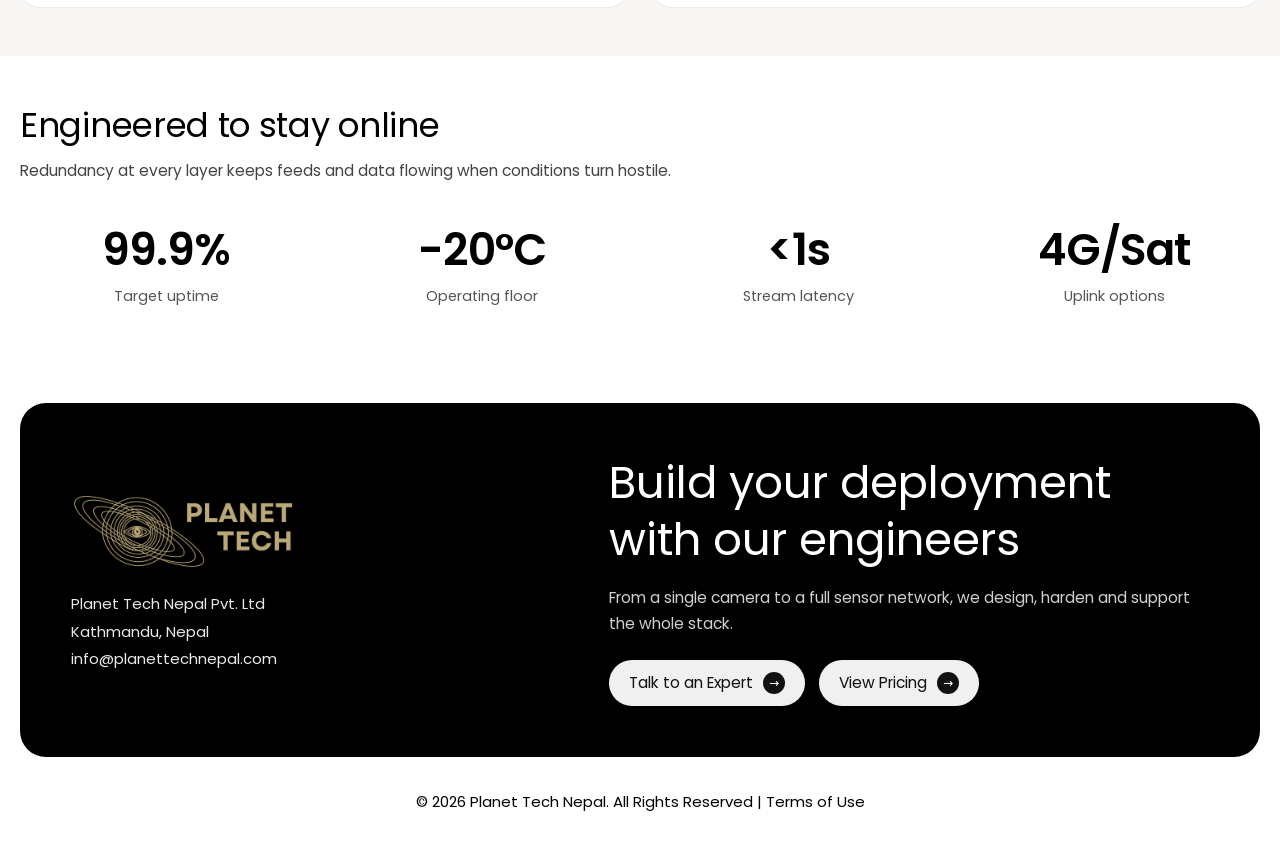
<file: technology.html>
<!DOCTYPE html>
<html lang="en">
<head>
  <meta charset="UTF-8" />
  <meta name="viewport" content="width=device-width, initial-scale=1.0" />
  <title>Technology — Planet Tech Nepal</title>
  <meta name="description" content="The SkyWatch platform: AI-enabled 4K cameras, edge IoT, and secure cloud streaming engineered for high-altitude, off-grid performance." />
  <link rel="canonical" href="https://planettechnepal.com/technology" />

  <!-- Open Graph -->
  <meta property="og:type" content="website" />
  <meta property="og:title" content="Technology — Planet Tech Nepal" />
  <meta property="og:description" content="The SkyWatch platform: AI-enabled 4K cameras, edge IoT, and secure cloud streaming engineered for high-altitude, off-grid performance." />
  <meta property="og:image" content="assets/images/featured-camera.webp" />
  <meta property="og:url" content="https://planettechnepal.com/technology" />

  <!-- Twitter -->
  <meta name="twitter:card" content="summary_large_image" />
  <meta name="twitter:title" content="Technology — Planet Tech Nepal" />
  <meta name="twitter:description" content="The SkyWatch platform: AI-enabled 4K cameras, edge IoT, and secure cloud streaming engineered for high-altitude, off-grid performance." />
  <meta name="twitter:image" content="assets/images/featured-camera.webp" />

  <script type="application/ld+json">
  {
    "@context": "https://schema.org",
    "@type": "Organization",
    "name": "Planet Tech Nepal",
    "url": "https://planettechnepal.com/",
    "logo": "https://planettechnepal.com/assets/images/logo.webp",
    "email": "info@planettechnepal.com",
    "address": {
      "@type": "PostalAddress",
      "addressLocality": "Kathmandu",
      "addressCountry": "NP"
    }
  }
  </script>
  <link rel="icon" href="favicon.ico" sizes="any" />
  <link rel="icon" type="image/png" sizes="32x32" href="assets/images/favicon-32.png" />
  <link rel="apple-touch-icon" href="apple-touch-icon.png" />
  <link rel="preconnect" href="https://fonts.googleapis.com" />
  <link rel="preconnect" href="https://fonts.gstatic.com" crossorigin />
  <link rel="preload" as="style" href="https://fonts.googleapis.com/css2?family=Poppins:wght@400;500;600;700&display=swap" />
  <link rel="stylesheet" href="https://fonts.googleapis.com/css2?family=Poppins:wght@400;500;600;700&display=swap" media="print" onload="this.media='all'" />
  <noscript><link rel="stylesheet" href="https://fonts.googleapis.com/css2?family=Poppins:wght@400;500;600;700&display=swap" /></noscript>
  <link rel="stylesheet" href="assets/css/style.css?v=7" />
</head>
<body>

  <header class="site-header">
    <div class="container header-inner">
      <a href="/" class="logo" aria-label="Planet Tech Nepal — home">
        <img src="assets/images/logo.webp" alt="Planet Tech Nepal" width="155" height="56" />
      </a>
      <nav class="main-nav" id="mainNav" aria-label="Primary">
        <a href="/">Home</a>
        <a href="live-cameras">Live Cameras</a>
        <a href="weather">Weather</a>
        <a href="technology" class="active">Technology</a>
        <a href="biodiversity">Biodiversity</a>
        <a href="pricing">Pricing</a>
        <a href="about">About Us</a>
        <a href="contact">Contact</a>
      </nav>
      <div class="header-actions">
        <a href="login" class="btn btn-login">Login</a>
        <button class="nav-toggle" id="navToggle" aria-label="Open menu" aria-expanded="false" aria-controls="mainNav"><span></span><span></span><span></span></button>
      </div>
    </div>
  </header>

  <main>
    <section class="page-hero">
      <div class="container">
        <h1 class="page-title">Intelligent hardware, <span class="hl">edge-to-cloud</span></h1>
        <p class="page-lead">SkyWatch combines AI-enabled 4K cameras, rugged edge IoT, and secure cloud streaming into one platform — designed from the ground up to run reliably where power is scarce, networks are thin, and the weather is unforgiving.</p>
        <div class="page-actions">
          <a href="contact" class="btn btn-dark">Talk to an engineer <span class="arrow">&rarr;</span></a>
          <a href="live-cameras" class="btn btn-outline">See it live</a>
        </div>
      </div>
    </section>

    <!-- Flagship -->
    <section class="pad">
      <div class="container">
        <div class="split reverse">
          <div class="split-media"><img src="assets/images/featured-camera.webp" width="1098" height="1488" alt="SkyWatch UltraVision 4K AI camera on a glacier" fetchpriority="high" decoding="async" /></div>
          <div class="split-body">
            <h2>SkyWatch UltraVision 4K AI Camera</h2>
            <p>Our flagship node delivers crystal-clear streaming, on-device motion intelligence and cloud recording from the most remote sites on the planet.</p>
            <ul class="ticks">
              <li>4K Ultra HD resolution with 200 m IR night vision</li>
              <li>Solar + battery backup for true off-grid uptime</li>
              <li>PTZ remote control and preset patrols</li>
              <li>On-device AI motion detection &amp; smart alerts</li>
            </ul>
          </div>
        </div>
      </div>
    </section>

    <!-- Platform pillars -->
    <section class="pad band">
      <div class="container">
        <div class="sec-head sec-center"><h2 class="sec-title">Four layers, one resilient platform</h2></div>
        <div class="grid-2">
          <div class="card">
            <div class="ic"><svg viewBox="0 0 24 24" fill="none" stroke="currentColor" stroke-width="2" stroke-linecap="round" stroke-linejoin="round"><rect x="2" y="7" width="20" height="14" rx="2"/><path d="M16 3l-4 4-4-4"/></svg></div>
            <h3>Edge devices</h3>
            <p>Hardened 4K cameras, weather sensors and relays with local storage that keep operating during connectivity gaps and buffer until the link returns.</p>
          </div>
          <div class="card">
            <div class="ic"><svg viewBox="0 0 24 24" fill="none" stroke="currentColor" stroke-width="2" stroke-linecap="round" stroke-linejoin="round"><path d="M4 15a4 4 0 0 1 0-8 5 5 0 0 1 9.6-1.5A4.5 4.5 0 1 1 18 15z"/><path d="M12 12v9"/><path d="M8 17l4 4 4-4"/></svg></div>
            <h3>Secure cloud</h3>
            <p>Encrypted ingest, elastic transcoding and geo-redundant cloud DVR deliver low-latency playback and safe long-term retention.</p>
          </div>
          <div class="card">
            <div class="ic"><svg viewBox="0 0 24 24" fill="none" stroke="currentColor" stroke-width="2" stroke-linecap="round" stroke-linejoin="round"><path d="M12 2a10 10 0 1 0 10 10"/><path d="M12 6v6l4 2"/></svg></div>
            <h3>AI &amp; analytics</h3>
            <p>Motion, object and anomaly detection turn raw footage into actionable alerts, with trends surfaced across your fleet.</p>
          </div>
          <div class="card">
            <div class="ic"><svg viewBox="0 0 24 24" fill="none" stroke="currentColor" stroke-width="2" stroke-linecap="round" stroke-linejoin="round"><rect x="3" y="3" width="18" height="18" rx="2"/><path d="M3 9h18M9 21V9"/></svg></div>
            <h3>Dashboard &amp; API</h3>
            <p>Watch, manage and export everything from one web console — or pull streams and data straight into your own apps via API.</p>
          </div>
        </div>
      </div>
    </section>

    <!-- Connectivity / resilience -->
    <section class="pad">
      <div class="container">
        <div class="sec-head"><h2 class="sec-title">Engineered to stay online</h2><p class="sec-sub">Redundancy at every layer keeps feeds and data flowing when conditions turn hostile.</p></div>
        <div class="stats">
          <div class="stat"><div class="n">99.9%</div><div class="l">Target uptime</div></div>
          <div class="stat"><div class="n">-20&deg;C</div><div class="l">Operating floor</div></div>
          <div class="stat"><div class="n">&lt;1s</div><div class="l">Stream latency</div></div>
          <div class="stat"><div class="n">4G/Sat</div><div class="l">Uplink options</div></div>
        </div>
      </div>
    </section>

    <section class="section cta-wrap">
      <div class="container">
        <div class="cta">
          <div class="cta-left">
            <img class="cta-logo" src="assets/images/logo-gold.png" width="1120" height="405" alt="Planet Tech Nepal" loading="lazy" decoding="async" />
            <address class="cta-address">Planet Tech Nepal Pvt. Ltd<br />Kathmandu, Nepal<br /><a href="mailto:info@planettechnepal.com">info@planettechnepal.com</a></address>
          </div>
          <div class="cta-right">
            <h2 class="cta-title">Build your deployment with our engineers</h2>
            <p class="cta-text">From a single camera to a full sensor network, we design, harden and support the whole stack.</p>
            <div class="cta-actions">
              <a href="contact" class="btn btn-light">Talk to an Expert <span class="arrow">&rarr;</span></a>
              <a href="pricing" class="btn btn-light">View Pricing <span class="arrow">&rarr;</span></a>
            </div>
          </div>
        </div>
        <p class="copyright">&copy; 2026 Planet Tech Nepal. All Rights Reserved | <a href="#">Terms of Use</a></p>
      </div>
    </section>
  </main>

  <script src="assets/js/main.js?v=6" defer></script>
</body>
</html>
</file>
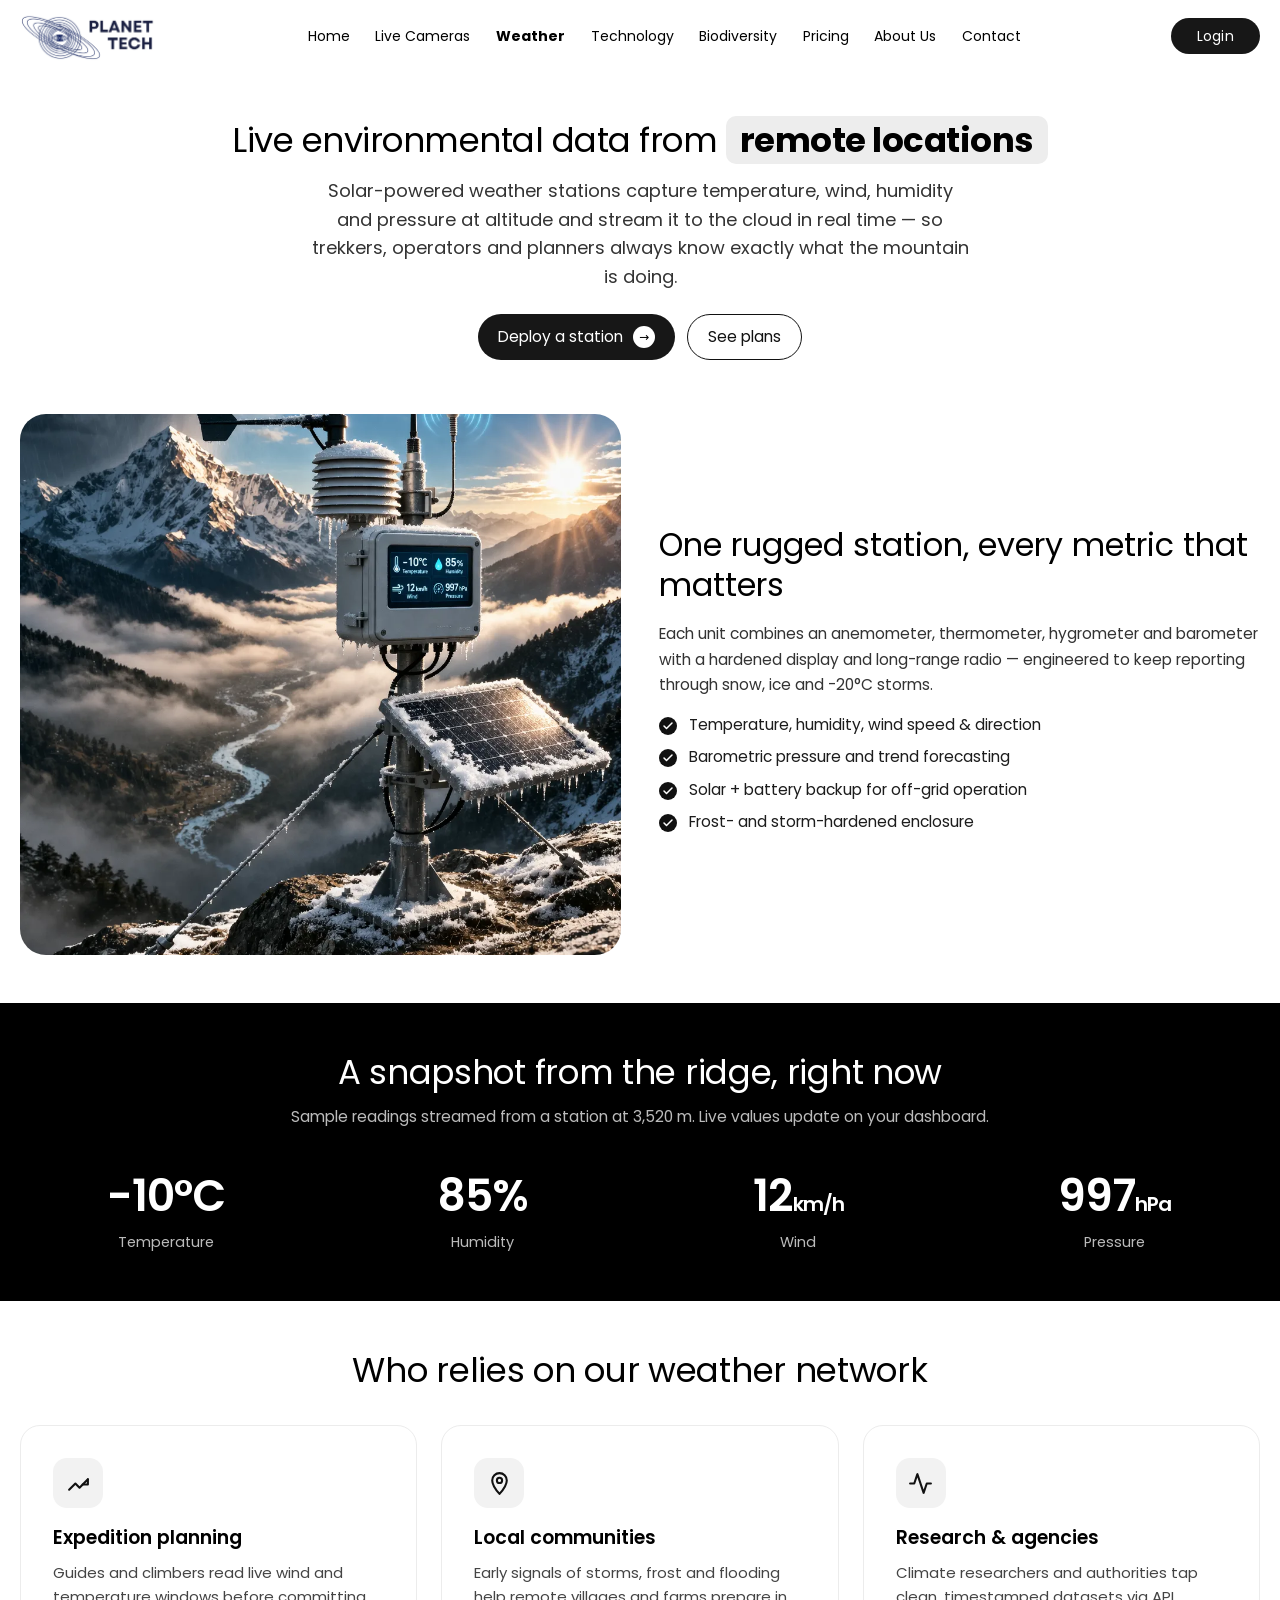
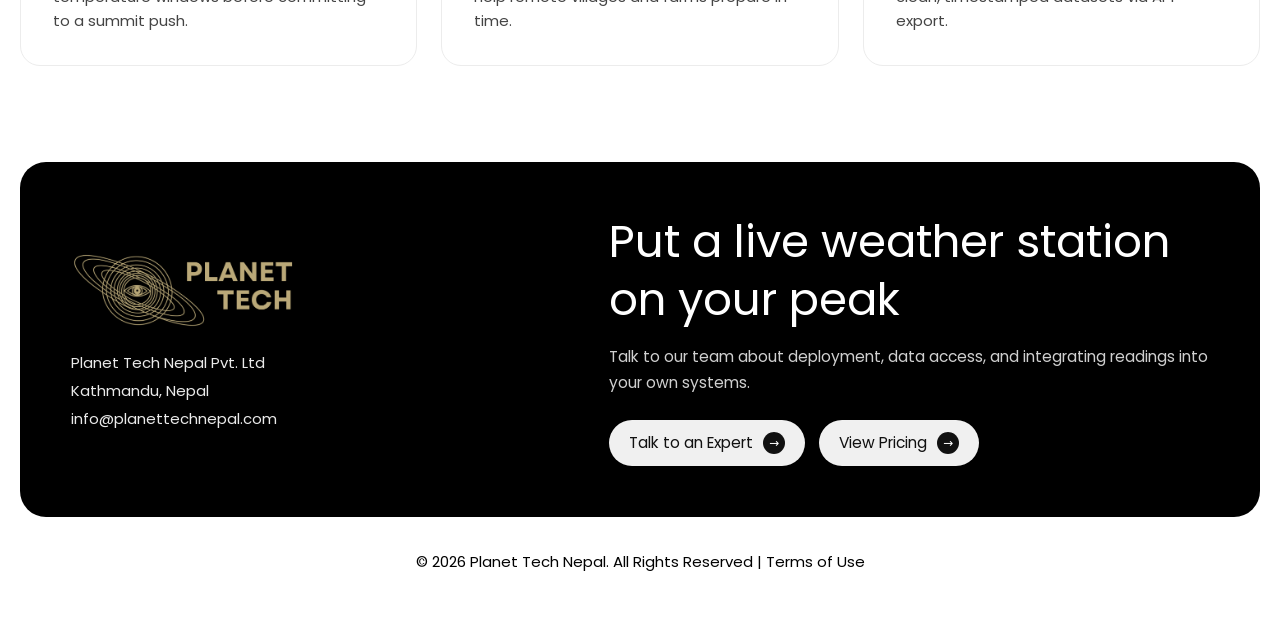
<file: weather.html>
<!DOCTYPE html>
<html lang="en">
<head>
  <meta charset="UTF-8" />
  <meta name="viewport" content="width=device-width, initial-scale=1.0" />
  <title>Weather Stations — Planet Tech Nepal</title>
  <meta name="description" content="Real-time environmental data from remote high-altitude weather stations across Nepal — temperature, wind, humidity and pressure, streamed live to the cloud." />
  <link rel="canonical" href="https://planettechnepal.com/weather" />

  <!-- Open Graph -->
  <meta property="og:type" content="website" />
  <meta property="og:title" content="Weather Stations — Planet Tech Nepal" />
  <meta property="og:description" content="Real-time environmental data from remote high-altitude weather stations across Nepal — temperature, wind, humidity and pressure, streamed live to the cloud." />
  <meta property="og:image" content="assets/images/service-weather.webp" />
  <meta property="og:url" content="https://planettechnepal.com/weather" />

  <!-- Twitter -->
  <meta name="twitter:card" content="summary_large_image" />
  <meta name="twitter:title" content="Weather Stations — Planet Tech Nepal" />
  <meta name="twitter:description" content="Real-time environmental data from remote high-altitude weather stations across Nepal — temperature, wind, humidity and pressure, streamed live to the cloud." />
  <meta name="twitter:image" content="assets/images/service-weather.webp" />

  <script type="application/ld+json">
  {
    "@context": "https://schema.org",
    "@type": "Organization",
    "name": "Planet Tech Nepal",
    "url": "https://planettechnepal.com/",
    "logo": "https://planettechnepal.com/assets/images/logo.webp",
    "email": "info@planettechnepal.com",
    "address": {
      "@type": "PostalAddress",
      "addressLocality": "Kathmandu",
      "addressCountry": "NP"
    }
  }
  </script>
  <link rel="icon" href="favicon.ico" sizes="any" />
  <link rel="icon" type="image/png" sizes="32x32" href="assets/images/favicon-32.png" />
  <link rel="apple-touch-icon" href="apple-touch-icon.png" />
  <link rel="preconnect" href="https://fonts.googleapis.com" />
  <link rel="preconnect" href="https://fonts.gstatic.com" crossorigin />
  <link rel="preload" as="style" href="https://fonts.googleapis.com/css2?family=Poppins:wght@400;500;600;700&display=swap" />
  <link rel="stylesheet" href="https://fonts.googleapis.com/css2?family=Poppins:wght@400;500;600;700&display=swap" media="print" onload="this.media='all'" />
  <noscript><link rel="stylesheet" href="https://fonts.googleapis.com/css2?family=Poppins:wght@400;500;600;700&display=swap" /></noscript>
  <link rel="stylesheet" href="assets/css/style.css?v=7" />
</head>
<body>

  <header class="site-header">
    <div class="container header-inner">
      <a href="/" class="logo" aria-label="Planet Tech Nepal — home">
        <img src="assets/images/logo.webp" alt="Planet Tech Nepal" width="155" height="56" />
      </a>
      <nav class="main-nav" id="mainNav" aria-label="Primary">
        <a href="/">Home</a>
        <a href="live-cameras">Live Cameras</a>
        <a href="weather" class="active">Weather</a>
        <a href="technology">Technology</a>
        <a href="biodiversity">Biodiversity</a>
        <a href="pricing">Pricing</a>
        <a href="about">About Us</a>
        <a href="contact">Contact</a>
      </nav>
      <div class="header-actions">
        <a href="login" class="btn btn-login">Login</a>
        <button class="nav-toggle" id="navToggle" aria-label="Open menu" aria-expanded="false" aria-controls="mainNav"><span></span><span></span><span></span></button>
      </div>
    </div>
  </header>

  <main>
    <section class="page-hero">
      <div class="container">
        <h1 class="page-title">Live environmental data from <span class="hl">remote locations</span></h1>
        <p class="page-lead">Solar-powered weather stations capture temperature, wind, humidity and pressure at altitude and stream it to the cloud in real time — so trekkers, operators and planners always know exactly what the mountain is doing.</p>
        <div class="page-actions">
          <a href="contact" class="btn btn-dark">Deploy a station <span class="arrow">&rarr;</span></a>
          <a href="pricing" class="btn btn-outline">See plans</a>
        </div>
      </div>
    </section>

    <!-- Split: station -->
    <section class="pad">
      <div class="container">
        <div class="split">
          <div class="split-media"><img src="assets/images/service-weather.webp" width="1024" height="1536" alt="High-altitude weather station reporting live conditions" fetchpriority="high" decoding="async" /></div>
          <div class="split-body">
            <h2>One rugged station, every metric that matters</h2>
            <p>Each unit combines an anemometer, thermometer, hygrometer and barometer with a hardened display and long-range radio — engineered to keep reporting through snow, ice and -20&deg;C storms.</p>
            <ul class="ticks">
              <li>Temperature, humidity, wind speed &amp; direction</li>
              <li>Barometric pressure and trend forecasting</li>
              <li>Solar + battery backup for off-grid operation</li>
              <li>Frost- and storm-hardened enclosure</li>
            </ul>
          </div>
        </div>
      </div>
    </section>

    <!-- Live metrics band -->
    <section class="pad band-dark">
      <div class="container">
        <div class="sec-head sec-center" style="color:#fff">
          <h2 class="sec-title" style="color:#fff">A snapshot from the ridge, right now</h2>
          <p class="sec-sub" style="color:#bbb">Sample readings streamed from a station at 3,520 m. Live values update on your dashboard.</p>
        </div>
        <div class="stats">
          <div class="stat"><div class="n" style="color:#fff">-10&deg;C</div><div class="l">Temperature</div></div>
          <div class="stat"><div class="n" style="color:#fff">85%</div><div class="l">Humidity</div></div>
          <div class="stat"><div class="n" style="color:#fff">12<span style="font-size:20px">km/h</span></div><div class="l">Wind</div></div>
          <div class="stat"><div class="n" style="color:#fff">997<span style="font-size:20px">hPa</span></div><div class="l">Pressure</div></div>
        </div>
      </div>
    </section>

    <!-- Use cases -->
    <section class="pad">
      <div class="container">
        <div class="sec-head sec-center"><h2 class="sec-title">Who relies on our weather network</h2></div>
        <div class="grid-3">
          <div class="card">
            <div class="ic"><svg viewBox="0 0 24 24" fill="none" stroke="currentColor" stroke-width="2" stroke-linecap="round" stroke-linejoin="round"><path d="M3 18l6-6 4 4 8-8"/><path d="M21 8v5h-5"/></svg></div>
            <h3>Expedition planning</h3>
            <p>Guides and climbers read live wind and temperature windows before committing to a summit push.</p>
          </div>
          <div class="card">
            <div class="ic"><svg viewBox="0 0 24 24" fill="none" stroke="currentColor" stroke-width="2" stroke-linecap="round" stroke-linejoin="round"><path d="M12 2a7 7 0 0 0-7 7c0 5 7 13 7 13s7-8 7-13a7 7 0 0 0-7-7z"/><circle cx="12" cy="9" r="2.5"/></svg></div>
            <h3>Local communities</h3>
            <p>Early signals of storms, frost and flooding help remote villages and farms prepare in time.</p>
          </div>
          <div class="card">
            <div class="ic"><svg viewBox="0 0 24 24" fill="none" stroke="currentColor" stroke-width="2" stroke-linecap="round" stroke-linejoin="round"><path d="M22 12h-4l-3 9L9 3l-3 9H2"/></svg></div>
            <h3>Research &amp; agencies</h3>
            <p>Climate researchers and authorities tap clean, timestamped datasets via API export.</p>
          </div>
        </div>
      </div>
    </section>

    <section class="section cta-wrap">
      <div class="container">
        <div class="cta">
          <div class="cta-left">
            <img class="cta-logo" src="assets/images/logo-gold.png" width="1120" height="405" alt="Planet Tech Nepal" loading="lazy" decoding="async" />
            <address class="cta-address">Planet Tech Nepal Pvt. Ltd<br />Kathmandu, Nepal<br /><a href="mailto:info@planettechnepal.com">info@planettechnepal.com</a></address>
          </div>
          <div class="cta-right">
            <h2 class="cta-title">Put a live weather station on your peak</h2>
            <p class="cta-text">Talk to our team about deployment, data access, and integrating readings into your own systems.</p>
            <div class="cta-actions">
              <a href="contact" class="btn btn-light">Talk to an Expert <span class="arrow">&rarr;</span></a>
              <a href="pricing" class="btn btn-light">View Pricing <span class="arrow">&rarr;</span></a>
            </div>
          </div>
        </div>
        <p class="copyright">&copy; 2026 Planet Tech Nepal. All Rights Reserved | <a href="#">Terms of Use</a></p>
      </div>
    </section>
  </main>

  <script src="assets/js/main.js?v=6" defer></script>
</body>
</html>
</file>
<file: assets/css/style.css>
/* ============================================================
   Planet Tech Nepal — production stylesheet
   Font: Poppins (400 base, 700 accents)
   Fluid, responsive spacing + typography (clamp based)
   ============================================================ */
:root{
  --ink:#000;
  --dark:#171717;
  --muted:#111;
  --hl:#ededed;
  --card:#f0eded;
  --maxw:1360px;
  --radius-lg:26px;
  --shadow-card:0 14px 34px rgba(15,20,35,.13);
  /* fluid spacing scale */
  --sp:clamp(30px,4.6vw,48px);      /* standard section padding (vertical) */
  --sp-sm:clamp(22px,3vw,32px);     /* tighter section padding */
  --gap:clamp(16px,2.2vw,24px);     /* grid gaps */
  --gap-lg:clamp(24px,3.2vw,38px);  /* larger gaps (split/cta) */
  --pad-x:clamp(16px,3.5vw,20px);   /* container side padding */
}

*{margin:0;padding:0;box-sizing:border-box}
html{scroll-behavior:smooth}
body{
  font-family:'Poppins',system-ui,-apple-system,sans-serif;
  font-weight:400;color:var(--ink);background:#fff;line-height:1.45;
  -webkit-font-smoothing:antialiased;
}
img{display:block;max-width:100%;height:auto}
a{text-decoration:none;color:inherit}

.container{width:100%;max-width:var(--maxw);margin:0 auto;padding:0 var(--pad-x)}

/* ---------- Buttons ---------- */
.btn{
  display:inline-flex;align-items:center;gap:10px;
  font-size:15.5px;font-weight:400;cursor:pointer;border:none;line-height:1;
  transition:transform .15s ease,opacity .15s ease;
}
.btn:hover{transform:translateY(-1px)}
.btn-login{background:var(--dark);color:#fff;padding:11px 26px;border-radius:25px;font-size:14px;letter-spacing:.28px}
.btn-dark{background:var(--dark);color:#fff;padding:12px 20px;border-radius:30px}
.btn-dark .arrow{display:inline-flex;align-items:center;justify-content:center;width:22px;height:22px;border-radius:50%;background:#fff;color:#000;font-size:12px}
.btn-light{background:#f0f0f0;color:#111;padding:12px 20px;border-radius:30px}
.btn-light .arrow{display:inline-flex;align-items:center;justify-content:center;width:22px;height:22px;border-radius:50%;background:#111;color:#fff;font-size:12px}
.btn-outline{background:transparent;border:1.5px solid #111;color:#111;padding:11px 20px;border-radius:30px}
.btn-block{width:100%;justify-content:center}

/* ---------- Header ---------- */
.site-header{position:sticky;top:0;z-index:50;background:#fff}
.header-inner{display:flex;align-items:center;justify-content:space-between;height:72px;gap:20px}
.logo img{height:50px;width:auto}
.main-nav{display:flex;gap:clamp(16px,2vw,30px);flex:1;justify-content:center;flex-wrap:wrap}
.main-nav a{color:#000;font-weight:400;font-size:14px}
.main-nav a:hover{opacity:.55}
.main-nav a.active{font-weight:700;opacity:1}
.header-actions{display:flex;align-items:center;gap:12px}

/* mobile menu toggle (hidden on desktop) */
.nav-toggle{display:none;flex-direction:column;gap:5px;background:none;border:none;cursor:pointer;padding:6px}
.nav-toggle span{display:block;width:24px;height:2px;background:#111;border-radius:2px;transition:.25s}
.nav-toggle[aria-expanded="true"] span:nth-child(1){transform:translateY(7px) rotate(45deg)}
.nav-toggle[aria-expanded="true"] span:nth-child(2){opacity:0}
.nav-toggle[aria-expanded="true"] span:nth-child(3){transform:translateY(-7px) rotate(-45deg)}

/* ---------- Hero ---------- */
.hero{padding:0}
.hero-inner{position:relative}
.hero-img{width:100%;aspect-ratio:1404 / 743;height:auto;object-fit:cover;border-radius:clamp(20px,3vw,40px)}
.hero-overlay{position:absolute;inset:0;display:flex;flex-direction:column;justify-content:flex-end;width:100%;padding:0 clamp(20px,4vw,44px) clamp(20px,3.4vw,42px);border-radius:clamp(20px,3vw,40px);background:linear-gradient(180deg,rgba(0,0,0,0) 40%,rgba(0,0,0,.55) 100%)}
.hero-title{color:#fff;font-weight:400;font-size:clamp(22px,4.6vw,46px);line-height:1.25;text-shadow:0 2px 10px rgba(0,0,0,.35)}
.hero-sub{color:#fff;font-size:clamp(13px,1.4vw,16px);font-weight:400;line-height:1.45;margin-top:clamp(10px,1.4vw,16px);text-shadow:0 1px 6px rgba(0,0,0,.35)}

@media (max-width:520px){
  .hero-img{aspect-ratio:3 / 4}
  .hero-title{font-size:20px}
  .hero-sub br{display:none}
}

/* ---------- Shared section ---------- */
.section{padding:var(--sp) 0}
.eyebrow{font-size:15px;font-weight:700;color:#000;margin-bottom:clamp(16px,2.4vw,28px)}

/* ---------- About ---------- */
.about-grid{display:grid;grid-template-columns:1fr 1.15fr;gap:var(--gap-lg);align-items:center}
.about-media{position:relative;height:clamp(260px,32vw,360px)}
.circle{position:absolute;width:clamp(130px,15vw,173px);height:clamp(130px,15vw,173px);border-radius:50%;overflow:hidden;box-shadow:0 12px 30px rgba(0,0,0,.14)}
.circle img{width:100%;height:100%;object-fit:cover}
.circle-a{left:6%;top:26%;z-index:1}
.circle-b{left:36%;top:26%;z-index:2}
.about-title{font-size:clamp(26px,3.4vw,38px);font-weight:400;line-height:1.3;color:#000;margin-bottom:clamp(16px,2vw,24px)}
.about-title .hl{font-size:clamp(27px,3.6vw,40px);font-weight:700;background:var(--hl);padding:0 16px;border-radius:10px;display:inline-block;line-height:1.32}
.about-text{font-size:15.5px;font-weight:400;color:#111;max-width:640px;margin-bottom:12px;line-height:1.6}
.about-body .btn-dark{margin-top:16px}

/* ---------- Featured solution ---------- */
.featured-grid{display:grid;grid-template-columns:1fr 1fr;gap:var(--gap);align-items:stretch}
.featured-card{background:var(--card);border-radius:var(--radius-lg);padding:clamp(28px,3.4vw,44px);display:flex;flex-direction:column}
.featured-title{font-size:clamp(21px,2.4vw,25px);font-weight:400;margin-bottom:14px}
.featured-desc{font-size:15.5px;font-weight:400;color:#111;margin-bottom:20px;max-width:520px;line-height:1.6}
.spec-label{font-size:15.5px;margin-bottom:12px}
.spec-list{list-style:none;margin-bottom:auto}
.spec-list li{position:relative;padding-left:22px;margin-bottom:9px;font-size:15.5px;color:#111}
.spec-list li::before{content:"";position:absolute;left:4px;top:9px;width:6px;height:6px;border-radius:50%;background:#111}
.featured-card .btn-dark{align-self:flex-start;margin-top:26px}
.featured-image img{width:100%;height:100%;min-height:clamp(320px,44vw,560px);object-fit:cover;border-radius:var(--radius-lg)}

/* ---------- Services ---------- */
.services-grid{display:grid;grid-template-columns:1fr 1.15fr 1fr;gap:var(--gap-lg);align-items:start}
.service{text-align:center}
.service-img img{width:100%;aspect-ratio:3 / 4;height:auto;object-fit:cover;border-radius:22px;box-shadow:var(--shadow-card)}
.service-name{font-size:clamp(19px,2vw,22px);font-weight:700;margin-top:18px}
.service-text{font-size:15.5px;font-weight:400;color:#111;margin-top:5px;line-height:1.45}
.service-featured{margin-top:clamp(-34px,-2.4vw,0px)}
.service-baked img{width:100%;height:auto;display:block;border-radius:10px}

/* ---------- CTA / footer ---------- */
.cta{background:#000;color:#fff;border-radius:var(--radius-lg);display:grid;grid-template-columns:1fr 1.2fr;gap:var(--gap-lg);padding:clamp(30px,4vw,54px);align-items:center}
.cta-left{display:flex;flex-direction:column;align-items:flex-start}
.cta-logo{width:clamp(180px,20vw,230px);margin-bottom:20px}
.cta-address{font-style:normal;font-size:15px;font-weight:400;line-height:1.85;color:#eaeaea}
.cta-address a{color:#eaeaea}
.cta-address a:hover{color:#fff}
.cta-title{font-size:clamp(26px,4vw,45px);font-weight:400;line-height:1.28;color:#fff;margin-bottom:16px}
.cta-text{font-size:15.5px;font-weight:400;color:#cfcfcf;line-height:1.65;margin-bottom:24px;max-width:660px}
.cta-actions{display:flex;gap:14px;flex-wrap:wrap}
.copyright{text-align:center;font-size:15px;font-weight:400;color:#000;margin-top:clamp(22px,3vw,34px)}
.copyright a{color:#000}

/* ============================================================
   SUBPAGES — shared components
   ============================================================ */
.page-hero{padding:var(--sp) 0 6px;text-align:center}
.page-hero .container{max-width:920px}
.breadcrumb{font-size:13.5px;color:#666;margin-bottom:14px}
.breadcrumb a{color:#666}
.breadcrumb a:hover{color:#000}
.page-eyebrow{font-size:15px;font-weight:700;margin-bottom:14px}
.page-title{font-size:clamp(26px,6vw,34px);font-weight:400;line-height:1.2;letter-spacing:-.5px;max-width:100%;margin:0 auto}
.page-title .hl{background:var(--hl);padding:0 14px;border-radius:10px;font-weight:700}
.page-lead{font-size:clamp(15px,1.7vw,18px);font-weight:400;color:#333;line-height:1.6;max-width:660px;margin:16px auto 0}
.page-actions{display:flex;gap:12px;flex-wrap:wrap;margin-top:22px;justify-content:center}

/* ---------- Login ---------- */
.login-split{display:grid;grid-template-columns:1fr 1.05fr;min-height:calc(100vh - 72px)}

.login-panel{display:flex;align-items:center;justify-content:center;padding:clamp(28px,4vw,48px)}
.login-card{width:100%;max-width:380px}

.login-sub{font-size:14.5px;color:#555;line-height:1.5;margin-bottom:28px}
.login-form{display:flex;flex-direction:column;gap:16px}
.login-field{display:flex;flex-direction:column;gap:6px}
.login-field label{font-size:13.5px;font-weight:600}
.sr-only{position:absolute;width:1px;height:1px;padding:0;margin:-1px;overflow:hidden;clip:rect(0,0,0,0);white-space:nowrap;border:0}
.login-input-wrap{position:relative;display:flex;align-items:center}
.login-input-wrap svg{position:absolute;left:14px;width:17px;height:17px;color:#8a8a8a;pointer-events:none}
.login-input-wrap input{width:100%;font-family:inherit;font-size:15px;padding:13px 14px 13px 42px;border:1px solid #dcdcdc;border-radius:10px;background:#f7f7f7;color:#111}
.login-input-wrap input:focus{outline:none;border-color:#111;background:#fff}
.login-input-wrap input.invalid{border-color:#b3261e}
.login-input-wrap .pw-toggle{position:absolute;right:6px;background:none;border:none;padding:8px;cursor:pointer;color:#8a8a8a;display:flex;border-radius:8px}
.login-input-wrap .pw-toggle:hover{color:#111;background:#f3f3f3}
.login-input-wrap .pw-toggle svg{position:static}
.login-row{display:flex;align-items:center;justify-content:space-between;font-size:13.5px;color:#555;margin-top:-2px}
.login-remember{display:flex;align-items:center;gap:7px}
.login-remember input{accent-color:#111}
.login-row a{color:#111;text-decoration:underline}
.login-error{background:#fdecec;color:#b3261e;font-size:13.5px;font-weight:500;padding:10px 12px;border-radius:8px;margin:0;display:flex;align-items:center;gap:8px}
.login-error[hidden]{display:none}
.login-error svg{width:15px;height:15px;flex-shrink:0}
.login-card.shake{animation:loginShake .4s}
@keyframes loginShake{
  10%,90%{transform:translateX(-1px)}
  20%,80%{transform:translateX(2px)}
  30%,50%,70%{transform:translateX(-4px)}
  40%,60%{transform:translateX(4px)}
}
.login-foot{margin-top:24px;font-size:13.5px;text-align:center;color:#555}
.login-foot a{text-decoration:underline}

/* Right side: abstract brand shapes + bold headline */
.login-visual{position:relative;overflow:hidden;background:linear-gradient(160deg,#efe9dd 0%,#e2dac8 55%,#d8cdb3 100%)}
.login-visual .shape{position:absolute;filter:saturate(1)}
.shape-a{width:340px;height:340px;top:-90px;right:-70px;border-radius:42% 58% 65% 35% / 45% 40% 60% 55%;background:radial-gradient(circle at 35% 30%,#2a2a2a,#0d0d0d 70%)}
.shape-b{width:190px;height:190px;top:60px;right:220px;border-radius:50%;background:radial-gradient(circle at 35% 30%,#f0d9a6,#d8b46a 75%);opacity:.9}
.shape-c{width:230px;height:230px;left:-60px;bottom:-40px;border-radius:38% 62% 55% 45% / 60% 45% 55% 40%;background:linear-gradient(135deg,#d8b46a,#b3893f)}
.shape-d{width:130px;height:130px;left:150px;bottom:120px;border-radius:50%;background:#fff;border:1.5px solid #dcdcdc}
.dot-grid{position:absolute;top:38%;right:60px;width:150px;height:110px;background-image:radial-gradient(#c9c9c9 1.4px,transparent 1.4px);background-size:14px 14px;opacity:.7}
.login-visual-copy{position:relative;height:100%;display:flex;flex-direction:column;justify-content:center;padding:clamp(28px,5vw,72px);max-width:520px}
.login-visual-title{font-size:clamp(28px,3.2vw,42px);font-weight:600;line-height:1.2;letter-spacing:-.5px;color:#111}
.login-visual-sub{font-size:15px;color:#444;margin-top:16px;max-width:360px;line-height:1.6}

@media (max-width:900px){
  .login-split{grid-template-columns:1fr;min-height:auto}
  .login-visual{min-height:280px;order:-1}
  .login-visual-copy{padding:clamp(24px,6vw,40px)}
  .shape-a{width:220px;height:220px;top:-60px;right:-60px}
  .shape-b{width:120px;height:120px;top:30px;right:140px}
  .shape-c{width:160px;height:160px;left:-50px;bottom:-40px}
  .shape-d{display:none}
  .dot-grid{display:none}
}

.sec-head{max-width:760px;margin-bottom:clamp(22px,3vw,34px)}
.sec-title{font-size:clamp(24px,3.2vw,34px);font-weight:400;line-height:1.25;letter-spacing:-.3px}
.sec-title .hl{background:var(--hl);padding:0 12px;border-radius:8px;font-weight:700}
.sec-sub{font-size:15.5px;color:#444;line-height:1.6;margin-top:12px}
.sec-center{margin-left:auto;margin-right:auto;text-align:center}

.grid-3{display:grid;grid-template-columns:repeat(3,1fr);gap:var(--gap)}
.grid-2{display:grid;grid-template-columns:repeat(2,1fr);gap:var(--gap)}
.card{background:#fff;border:1px solid #ececec;border-radius:20px;padding:clamp(24px,2.6vw,32px);transition:transform .18s ease, box-shadow .18s ease}
.card:hover{transform:translateY(-4px);box-shadow:var(--shadow-card)}
.card .ic{width:50px;height:50px;border-radius:14px;background:#f2f2f2;color:#111;display:flex;align-items:center;justify-content:center;margin-bottom:16px}
.card .ic svg{width:25px;height:25px}
.card h3{font-size:19px;font-weight:600;margin-bottom:9px}
.card p{font-size:15px;color:#444;line-height:1.6}

.band{background:#f7f6f5}
.band-dark{background:#000;color:#fff}

.split{display:grid;grid-template-columns:1fr 1fr;gap:var(--gap-lg);align-items:center}
.split.reverse .split-media{order:2}
.split-media img{width:100%;aspect-ratio:4 / 3.6;object-fit:cover;border-radius:var(--radius-lg)}
.split-body h2{font-size:clamp(24px,3vw,32px);font-weight:400;line-height:1.25;margin-bottom:16px}
.split-body p{font-size:15.5px;color:#333;line-height:1.65;margin-bottom:12px}
.ticks{list-style:none;margin:16px 0 0}
.ticks li{position:relative;padding-left:30px;margin-bottom:10px;font-size:15.5px;color:#1c1c1c}
.ticks li::before{content:"";position:absolute;left:0;top:3px;width:18px;height:18px;border-radius:50%;background:#111 url("data:image/svg+xml,%3Csvg xmlns='http://www.w3.org/2000/svg' viewBox='0 0 24 24' fill='none' stroke='white' stroke-width='3' stroke-linecap='round' stroke-linejoin='round'%3E%3Cpolyline points='20 6 9 17 4 12'/%3E%3C/svg%3E") center/12px no-repeat}

.steps{display:grid;grid-template-columns:repeat(4,1fr);gap:var(--gap);counter-reset:step}
.step{padding:4px 0}
.step .num{width:42px;height:42px;border-radius:50%;background:#111;color:#fff;display:flex;align-items:center;justify-content:center;font-weight:600;margin-bottom:14px}
.step h3{font-size:17px;font-weight:600;margin-bottom:7px}
.step p{font-size:14.5px;color:#444;line-height:1.55}

.stats{display:grid;grid-template-columns:repeat(4,1fr);gap:var(--gap);text-align:center}
.stat .n{font-size:clamp(30px,4vw,44px);font-weight:600;letter-spacing:-1px}
.stat .l{font-size:14.5px;color:#555;margin-top:4px}
.band-dark .stat .l{color:#bbb}

.cam-grid{display:grid;grid-template-columns:repeat(3,1fr);gap:var(--gap)}
.cam{position:relative;border-radius:20px;overflow:hidden;box-shadow:var(--shadow-card);background:#0b0e17}
.cam img{width:100%;aspect-ratio:4/3;object-fit:cover;display:block}
.cam .cam-info{position:absolute;inset:0;display:flex;flex-direction:column;justify-content:space-between;padding:15px;background:linear-gradient(to bottom,rgba(0,0,0,.25),transparent 30%,transparent 55%,rgba(0,0,0,.85));color:#fff}
.cam .top{display:flex;justify-content:space-between;align-items:flex-start}
.badge-live{display:inline-flex;align-items:center;gap:6px;background:#e11d1d;color:#fff;font-size:12px;font-weight:600;letter-spacing:.5px;padding:5px 10px;border-radius:7px}
.badge-live .d{width:7px;height:7px;border-radius:50%;background:#fff;animation:pulse 1.4s infinite}
@keyframes pulse{0%,100%{opacity:1}50%{opacity:.3}}
.chip{background:rgba(255,255,255,.16);border:1px solid rgba(255,255,255,.2);color:#fff;font-size:12px;padding:5px 10px;border-radius:20px;backdrop-filter:blur(4px)}
.cam h3{font-size:18px;font-weight:600}
.cam .meta{font-size:13px;color:#dcdcdc;margin-top:2px}

.pricing-grid{display:grid;grid-template-columns:repeat(3,1fr);gap:var(--gap);align-items:stretch}
.price-card{background:#fff;border:1px solid #e7e7e7;border-radius:24px;padding:clamp(26px,2.8vw,36px);display:flex;flex-direction:column}
.price-card.featured{background:#000;color:#fff;border-color:#000;transform:scale(1.03)}
.price-card .plan{font-size:15px;font-weight:600;letter-spacing:.3px}
.price-card .tag{display:inline-block;font-size:12px;font-weight:600;background:#fff;color:#000;padding:4px 10px;border-radius:20px;margin-bottom:12px}
.price-card .price{font-size:clamp(36px,4vw,44px);font-weight:600;letter-spacing:-1px;margin:12px 0 2px}
.price-card .price span{font-size:15px;font-weight:400;color:#888}
.price-card.featured .price span{color:#aaa}
.price-card .pdesc{font-size:14.5px;color:#555;margin-bottom:20px;min-height:40px}
.price-card.featured .pdesc{color:#bbb}
.plist{list-style:none;margin:0 0 24px;flex:1}
.plist li{position:relative;padding-left:26px;margin-bottom:11px;font-size:15px;line-height:1.5}
.plist li::before{content:"";position:absolute;left:0;top:3px;width:16px;height:16px;border-radius:50%;background:#111 url("data:image/svg+xml,%3Csvg xmlns='http://www.w3.org/2000/svg' viewBox='0 0 24 24' fill='none' stroke='white' stroke-width='3' stroke-linecap='round' stroke-linejoin='round'%3E%3Cpolyline points='20 6 9 17 4 12'/%3E%3C/svg%3E") center/11px no-repeat}
.price-card.featured .plist li::before{background-color:#fff;background-image:url("data:image/svg+xml,%3Csvg xmlns='http://www.w3.org/2000/svg' viewBox='0 0 24 24' fill='none' stroke='black' stroke-width='3' stroke-linecap='round' stroke-linejoin='round'%3E%3Cpolyline points='20 6 9 17 4 12'/%3E%3C/svg%3E")}

.faq{max-width:820px;margin:0 auto}
.faq details{border-bottom:1px solid #e6e6e6;padding:16px 0}
.faq summary{font-size:17px;font-weight:500;cursor:pointer;list-style:none;display:flex;justify-content:space-between;gap:16px}
.faq summary::-webkit-details-marker{display:none}
.faq summary::after{content:"+";font-size:23px;color:#999;line-height:1}
.faq details[open] summary::after{content:"\2013"}
.faq p{font-size:15px;color:#555;line-height:1.65;margin-top:10px}

.contact-grid{display:grid;grid-template-columns:1fr 1.1fr;gap:var(--gap-lg);align-items:start}
.contact-info .ci{display:flex;gap:14px;margin-bottom:20px}
.contact-info .ci .ic{width:44px;height:44px;flex:0 0 44px;border-radius:12px;background:#f2f2f2;display:flex;align-items:center;justify-content:center}
.contact-info .ci .ic svg{width:21px;height:21px}
.contact-info h3{font-size:16px;font-weight:600;margin-bottom:3px}
.contact-info p,.contact-info a{font-size:15px;color:#555;line-height:1.5}
.contact-info a:hover{color:#000}
.form{background:#f7f6f5;border-radius:var(--radius-lg);padding:clamp(22px,2.6vw,34px)}
.form .row{display:grid;grid-template-columns:1fr 1fr;gap:14px}
.field{margin-bottom:14px}
.field label{display:block;font-size:14px;font-weight:500;margin-bottom:6px}
.field input,.field select,.field textarea{width:100%;font-family:inherit;font-size:15px;padding:12px 14px;border:1px solid #dcdcdc;border-radius:12px;background:#fff}
.field textarea{min-height:120px;resize:vertical}
.field input:focus,.field select:focus,.field textarea:focus{outline:none;border-color:#111}

.pad{padding:var(--sp) 0}
.pad-sm{padding:var(--sp-sm) 0}

/* ============================================================
   LEAD CAPTURE — Contact form + "I'm Interested" widget
   Both post to Formspree; assets/js/main.js submits them via
   fetch() so visitors stay on the page instead of being
   redirected to Formspree's hosted "thanks" page.
   ============================================================ */
.hp{position:absolute !important;left:-9999px !important;top:auto !important;width:1px !important;height:1px !important;opacity:0 !important;overflow:hidden !important;pointer-events:none}
.form-status{margin-top:12px;font-size:14px;font-weight:500}
.form-status.success{color:#1a7a3a}
.form-status.error{color:#b3261e}

.interest{margin-top:12px}
.interest-toggle{
  background:none;border:none;padding:0;cursor:pointer;
  font-size:14px;font-family:inherit;color:#555;text-decoration:underline;text-underline-offset:3px;
}
.interest-toggle:hover{color:#111}
.interest-form{display:flex;gap:10px;margin-top:10px;flex-wrap:wrap;align-items:flex-start}
.interest-form input[type=email]{
  flex:1;min-width:160px;font-family:inherit;font-size:14px;padding:11px 13px;
  border:1px solid #dcdcdc;border-radius:10px;background:#fff;color:#111;
}
.interest-form input[type=email]:focus{outline:none;border-color:#111}
.btn-sm{padding:9px 16px;font-size:14px;white-space:nowrap}

/* on dark backgrounds (featured pricing card, home CTA band) */
.price-card.featured .interest-toggle{color:#cfcfcf}
.price-card.featured .interest-toggle:hover{color:#fff}
.price-card.featured .interest-form input[type=email]{border-color:#3a3a3a}

.interest-cta .interest-toggle{color:#d8d8d8;font-size:14.5px}
.interest-cta .interest-toggle:hover{color:#fff}
.interest-cta .interest-form{max-width:440px}

/* ============================================================
   RESPONSIVE
   ============================================================ */
@media (max-width:1080px){
  .steps{grid-template-columns:repeat(2,1fr);gap:var(--gap-lg)}
}
@media (max-width:900px){
  .nav-toggle{display:flex}
  .main-nav{
    position:absolute;top:72px;left:0;right:0;background:#fff;
    flex-direction:column;justify-content:flex-start;gap:0;flex-wrap:nowrap;
    padding:6px 20px 16px;box-shadow:0 12px 24px rgba(0,0,0,.08);
    transform:translateY(-150%);transition:transform .3s ease;z-index:40;
  }
  .main-nav.open{transform:translateY(0)}
  .main-nav a{padding:12px 0;font-size:16px;border-bottom:1px solid #f0f0f0;width:100%}
  .about-grid,.featured-grid,.cta,.split,.contact-grid,.grid-3,.grid-2,.cam-grid,.pricing-grid{grid-template-columns:1fr}
  .split.reverse .split-media{order:0}
  .service-featured{margin-top:0}
  .price-card.featured{transform:none}
  .featured-image img{min-height:300px}
  .about-media{height:clamp(220px,50vw,300px)}
}
@media (max-width:680px){
  .services-grid{grid-template-columns:1fr;gap:var(--sp-sm);max-width:440px;margin:0 auto}
  .service-img img{aspect-ratio:4 / 3}
  .stats{grid-template-columns:repeat(2,1fr)}
  .steps{grid-template-columns:repeat(2,1fr)}
  .cta-actions .btn,.page-actions .btn{flex:1;justify-content:center}
  .form .row{grid-template-columns:1fr}
}
@media (max-width:400px){
  .steps{grid-template-columns:1fr}
}
</file>
